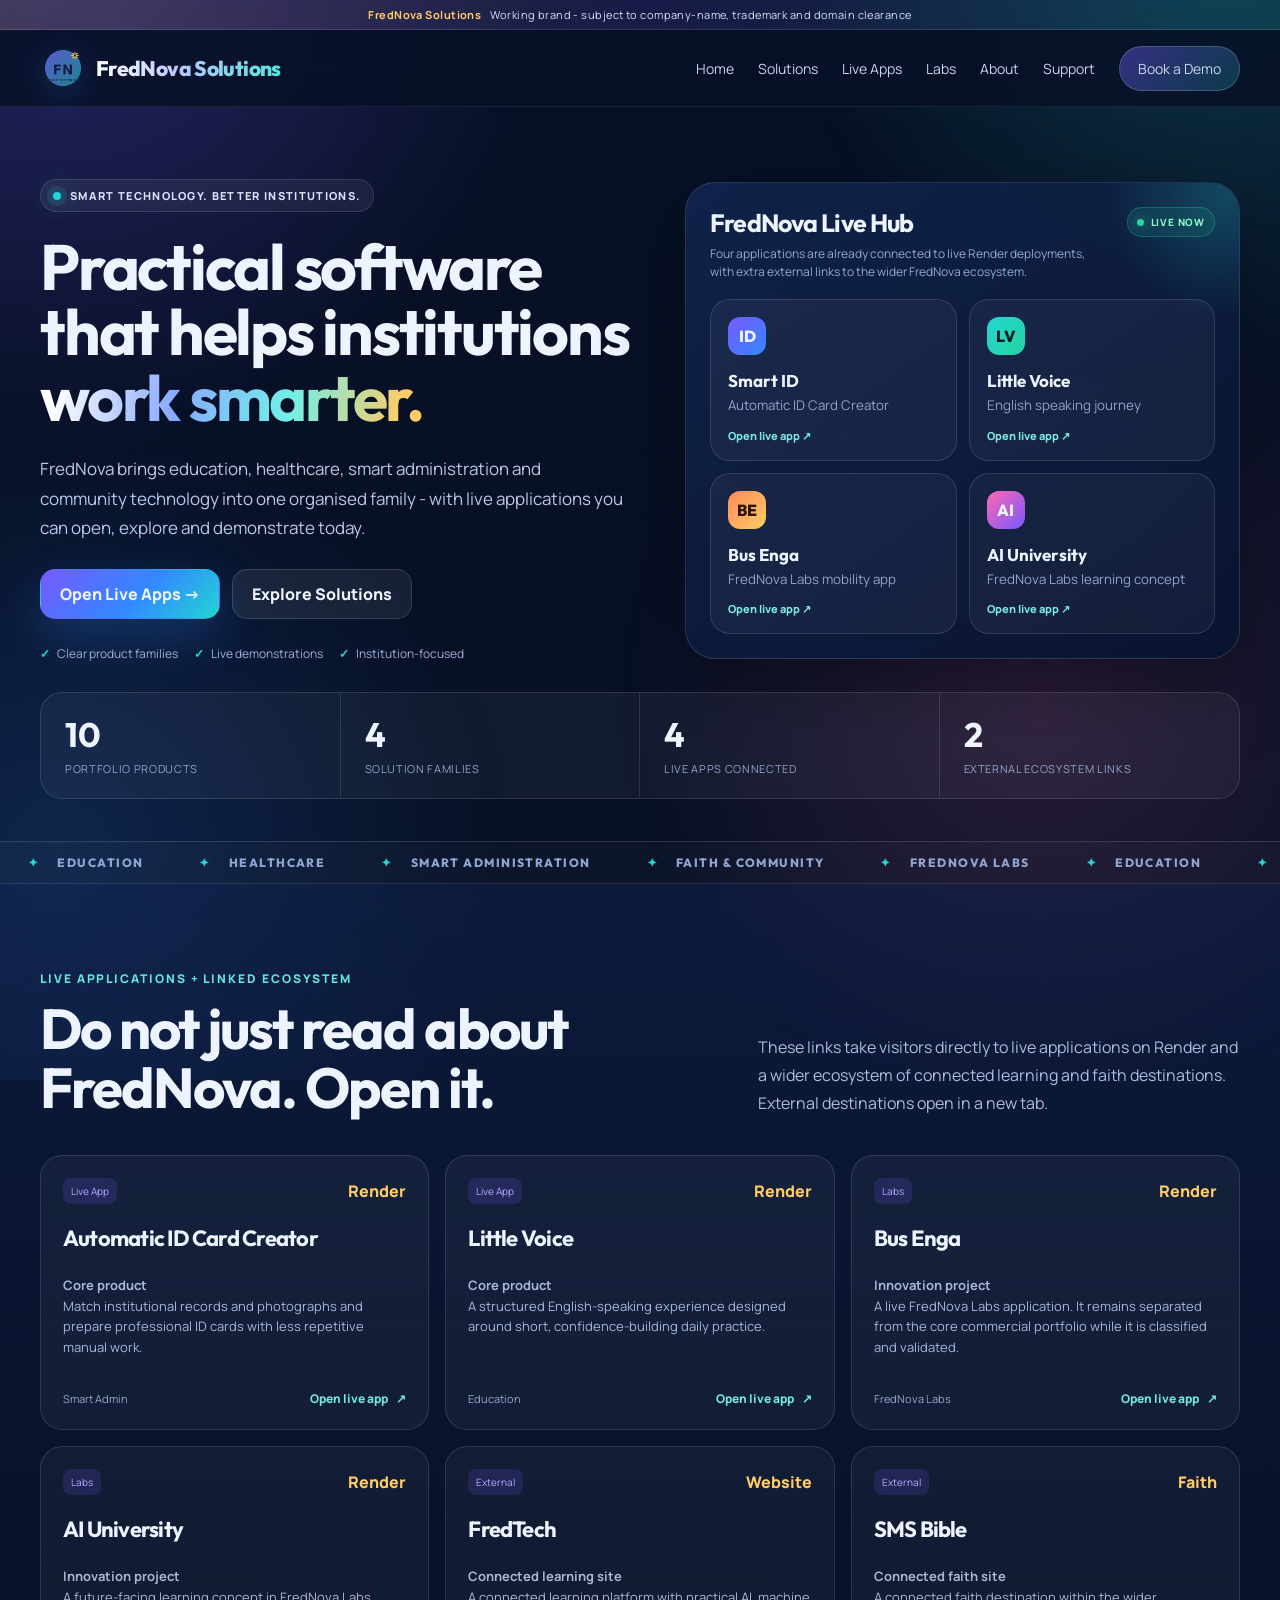
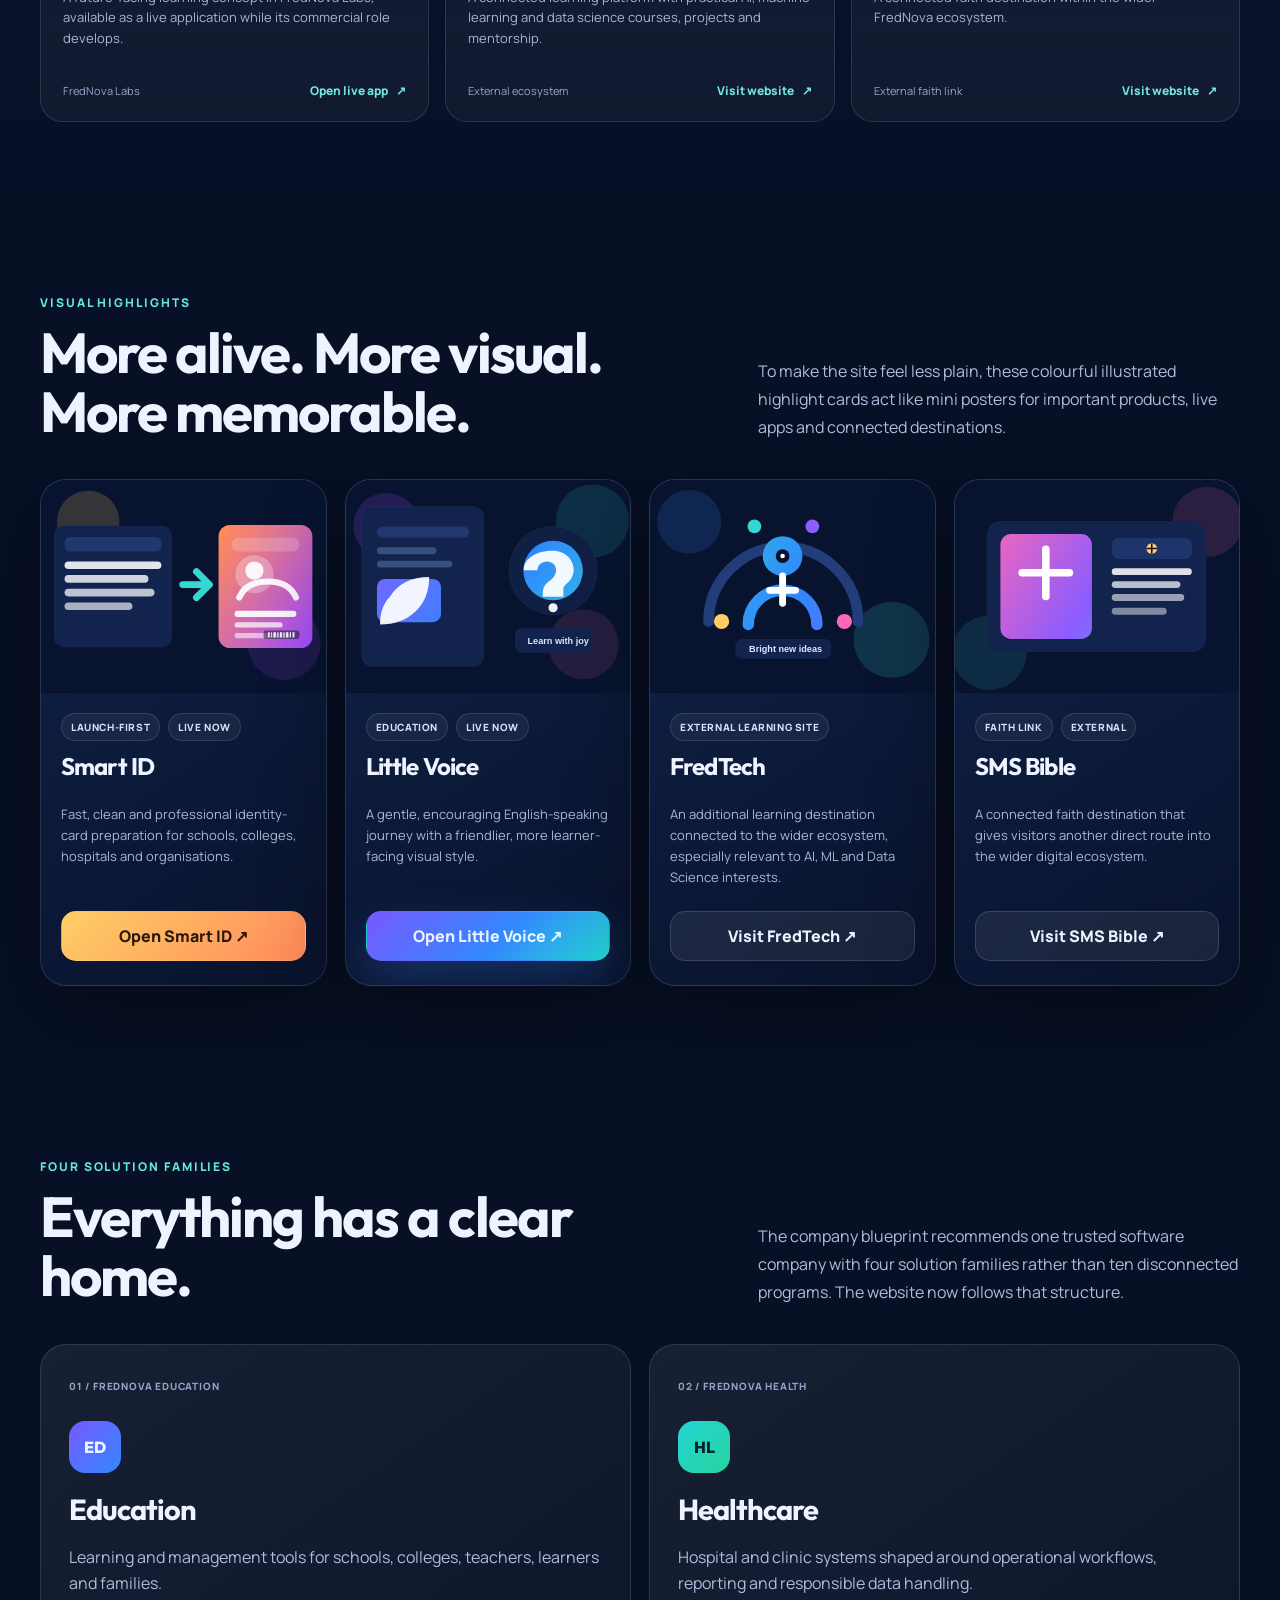
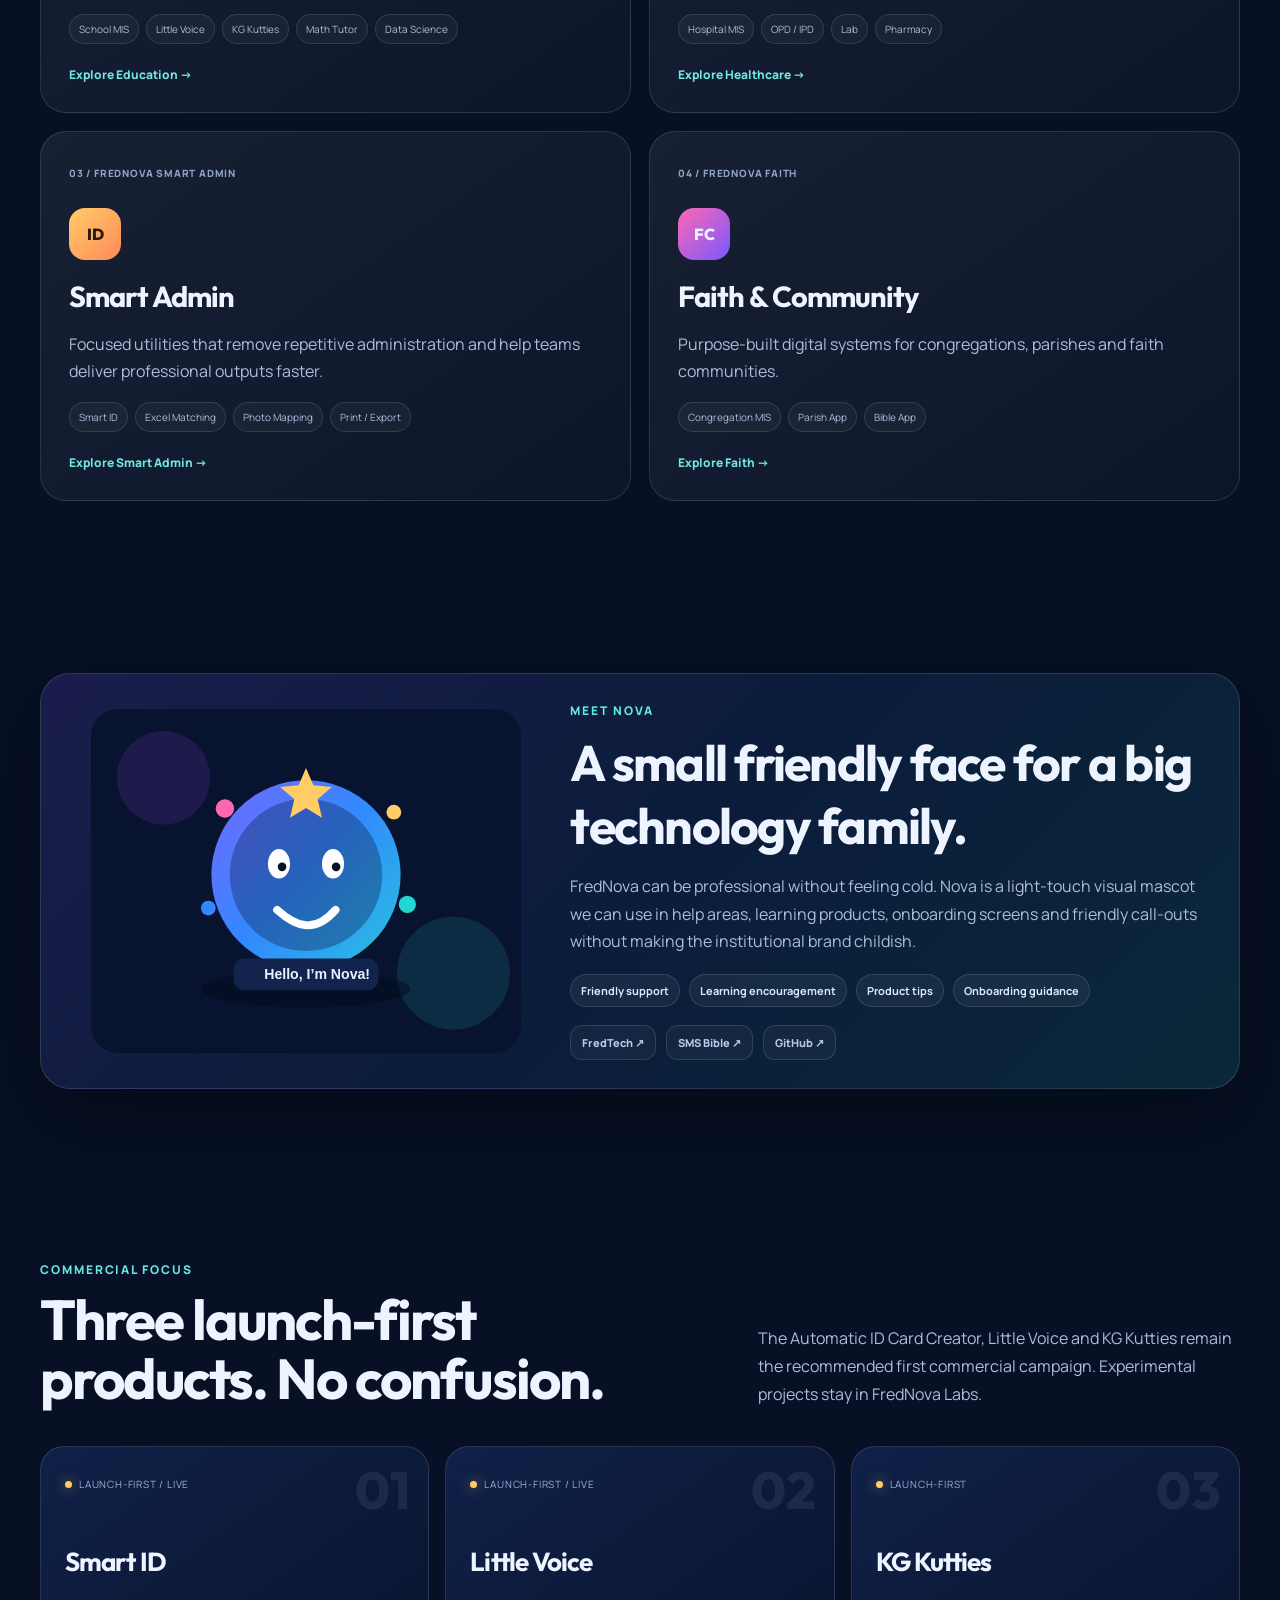
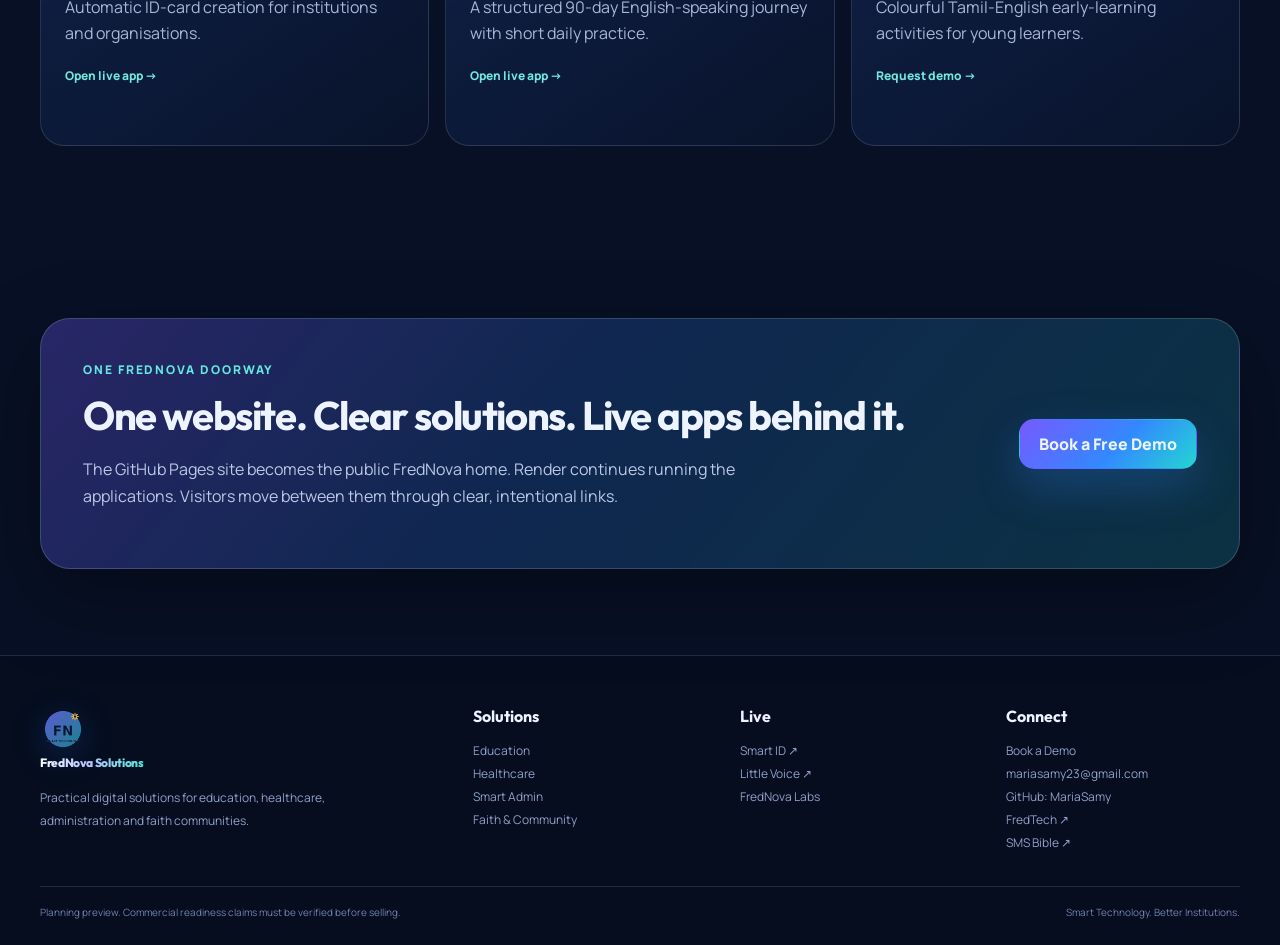
<file: index.html>
<!doctype html><html lang="en"><head><meta charset="utf-8"><meta name="viewport" content="width=device-width,initial-scale=1"><meta name="theme-color" content="#071025"><meta name="description" content="FredNova Solutions - practical digital solutions for better institutions."><title>FredNova Solutions | Smart Technology. Better Institutions.</title><link rel="stylesheet" href="styles.css"></head><body><div class="mesh"></div><div class="grid-bg"></div>
<div class="notice"><div class="container"><strong>FredNova Solutions</strong><span>Working brand - subject to company-name, trademark and domain clearance</span></div></div>
<header class="site-header"><div class="container nav"><a class="brand" href="index.html"><img src="assets/frednova-logo.png" alt="FredNova Solutions"><span>FredNova Solutions</span></a><button class="menu-btn" aria-label="Open menu">Menu</button><nav class="nav-links"><a href="index.html">Home</a><a href="products.html">Solutions</a><a href="#live-apps">Live Apps</a><a href="labs.html">Labs</a><a href="about.html">About</a><a href="support.html">Support</a><a class="nav-cta" href="demo.html">Book a Demo</a></nav></div></header>
<main>
<section class="hero"><div class="container hero-grid"><div class="hero-copy reveal"><div class="eyebrow"><span class="dot"></span>Smart Technology. Better Institutions.</div><h1>Practical software that helps institutions <span class="gradient">work smarter.</span></h1><p>FredNova brings education, healthcare, smart administration and community technology into one organised family - with live applications you can open, explore and demonstrate today.</p><div class="actions"><a class="btn btn-primary" href="#live-apps">Open Live Apps →</a><a class="btn btn-secondary" href="products.html">Explore Solutions</a></div><div class="trust-line"><span>Clear product families</span><span>Live demonstrations</span><span>Institution-focused</span></div></div>
<div class="hero-live-panel reveal"><div class="live-panel-head"><div><h3>FredNova Live Hub</h3><p>Four applications are already connected to live Render deployments, with extra external links to the wider FredNova ecosystem.</p></div><span class="live-pill">Live now</span></div><div class="hero-app-grid">
<a class="hero-app" href="https://automatic-id-card-database.onrender.com/" target="_blank" rel="noopener"><span class="app-icon">ID</span><strong>Smart ID</strong><small>Automatic ID Card Creator</small><span class="open-label">Open live app ↗</span></a>
<a class="hero-app" href="https://little-voice-english.onrender.com/" target="_blank" rel="noopener"><span class="app-icon">LV</span><strong>Little Voice</strong><small>English speaking journey</small><span class="open-label">Open live app ↗</span></a>
<a class="hero-app" href="https://bus-enga.onrender.com/" target="_blank" rel="noopener"><span class="app-icon">BE</span><strong>Bus Enga</strong><small>FredNova Labs mobility app</small><span class="open-label">Open live app ↗</span></a>
<a class="hero-app" href="https://ai-university-ib4p.onrender.com/" target="_blank" rel="noopener"><span class="app-icon">AI</span><strong>AI University</strong><small>FredNova Labs learning concept</small><span class="open-label">Open live app ↗</span></a>
</div></div></div>
<div class="container metrics reveal"><div class="metric"><strong>10</strong><span>Portfolio products</span></div><div class="metric"><strong>4</strong><span>Solution families</span></div><div class="metric"><strong>4</strong><span>Live apps connected</span></div><div class="metric"><strong>2</strong><span>External ecosystem links</span></div></div></section>
<div class="ticker"><div class="ticker-track"><span>Education</span><span>Healthcare</span><span>Smart Administration</span><span>Faith & Community</span><span>FredNova Labs</span><span>Education</span><span>Healthcare</span><span>Smart Administration</span><span>Faith & Community</span><span>FredNova Labs</span></div></div>
<section class="section live-section" id="live-apps"><div class="container"><div class="section-head reveal"><div><span class="kicker">Live applications + linked ecosystem</span><h2>Do not just read about FredNova. Open it.</h2></div><p>These links take visitors directly to live applications on Render and a wider ecosystem of connected learning and faith destinations. External destinations open in a new tab.</p></div><div class="product-grid">
<article class="product-card reveal"><div class="top"><span class="family-pill">Live App</span><span class="wave">Render</span></div><h3>Automatic ID Card Creator</h3><p><strong>Core product</strong><br>Match institutional records and photographs and prepare professional ID cards with less repetitive manual work.</p><div class="card-bottom"><span class="not-audited">Smart Admin</span><a class="link-arrow" href="https://automatic-id-card-database.onrender.com/" target="_blank" rel="noopener">Open live app <span>↗</span></a></div></article>
<article class="product-card reveal"><div class="top"><span class="family-pill">Live App</span><span class="wave">Render</span></div><h3>Little Voice</h3><p><strong>Core product</strong><br>A structured English-speaking experience designed around short, confidence-building daily practice.</p><div class="card-bottom"><span class="not-audited">Education</span><a class="link-arrow" href="https://little-voice-english.onrender.com/" target="_blank" rel="noopener">Open live app <span>↗</span></a></div></article>
<article class="product-card reveal"><div class="top"><span class="family-pill">Labs</span><span class="wave">Render</span></div><h3>Bus Enga</h3><p><strong>Innovation project</strong><br>A live FredNova Labs application. It remains separated from the core commercial portfolio while it is classified and validated.</p><div class="card-bottom"><span class="not-audited">FredNova Labs</span><a class="link-arrow" href="https://bus-enga.onrender.com/" target="_blank" rel="noopener">Open live app <span>↗</span></a></div></article>
<article class="product-card reveal"><div class="top"><span class="family-pill">Labs</span><span class="wave">Render</span></div><h3>AI University</h3><p><strong>Innovation project</strong><br>A future-facing learning concept in FredNova Labs, available as a live application while its commercial role develops.</p><div class="card-bottom"><span class="not-audited">FredNova Labs</span><a class="link-arrow" href="https://ai-university-ib4p.onrender.com/" target="_blank" rel="noopener">Open live app <span>↗</span></a></div></article>
<article class="product-card reveal"><div class="top"><span class="family-pill">External</span><span class="wave">Website</span></div><h3>FredTech</h3><p><strong>Connected learning site</strong><br>A connected learning platform with practical AI, machine learning and data science courses, projects and mentorship.</p><div class="card-bottom"><span class="not-audited">External ecosystem</span><a class="link-arrow" href="https://fredtech.in/" target="_blank" rel="noopener">Visit website <span>↗</span></a></div></article>
<article class="product-card reveal"><div class="top"><span class="family-pill">External</span><span class="wave">Faith</span></div><h3>SMS Bible</h3><p><strong>Connected faith site</strong><br>A connected faith destination within the wider FredNova ecosystem.</p><div class="card-bottom"><span class="not-audited">External faith link</span><a class="link-arrow" href="https://smsbibile.in/" target="_blank" rel="noopener">Visit website <span>↗</span></a></div></article>
</div></div></section>
<section class="section"><div class="container"><div class="section-head reveal"><div><span class="kicker">Visual highlights</span><h2>More alive. More visual. More memorable.</h2></div><p>To make the site feel less plain, these colourful illustrated highlight cards act like mini posters for important products, live apps and connected destinations.</p></div><div class="visual-grid"><article class="visual-card reveal"><img src="assets/illustrations/smart-id.svg" alt="Illustration for Smart ID"><div class="visual-body"><div class="badge-row"><span class="soft-badge">Launch-first</span><span class="soft-badge">Live now</span></div><h3>Smart ID</h3><p>Fast, clean and professional identity-card preparation for schools, colleges, hospitals and organisations.</p><a class="btn btn-gold" href="https://automatic-id-card-database.onrender.com/" target="_blank" rel="noopener">Open Smart ID ↗</a></div></article><article class="visual-card reveal"><img src="assets/illustrations/learning.svg" alt="Illustration for Little Voice"><div class="visual-body"><div class="badge-row"><span class="soft-badge">Education</span><span class="soft-badge">Live now</span></div><h3>Little Voice</h3><p>A gentle, encouraging English-speaking journey with a friendlier, more learner-facing visual style.</p><a class="btn btn-primary" href="https://little-voice-english.onrender.com/" target="_blank" rel="noopener">Open Little Voice ↗</a></div></article><article class="visual-card reveal"><img src="assets/illustrations/innovation.svg" alt="Illustration for FredTech"><div class="visual-body"><div class="badge-row"><span class="soft-badge">External learning site</span></div><h3>FredTech</h3><p>An additional learning destination connected to the wider ecosystem, especially relevant to AI, ML and Data Science interests.</p><a class="btn btn-secondary" href="https://fredtech.in/" target="_blank" rel="noopener">Visit FredTech ↗</a></div></article><article class="visual-card reveal"><img src="assets/illustrations/faith.svg" alt="Illustration for SMS Bible"><div class="visual-body"><div class="badge-row"><span class="soft-badge">Faith link</span><span class="soft-badge">External</span></div><h3>SMS Bible</h3><p>A connected faith destination that gives visitors another direct route into the wider digital ecosystem.</p><a class="btn btn-secondary" href="https://smsbibile.in/" target="_blank" rel="noopener">Visit SMS Bible ↗</a></div></article></div></div></section><section class="section"><div class="container"><div class="section-head reveal"><div><span class="kicker">Four solution families</span><h2>Everything has a clear home.</h2></div><p>The company blueprint recommends one trusted software company with four solution families rather than ten disconnected programs. The website now follows that structure.</p></div><div class="family-grid">
<article class="family-card education reveal"><span class="family-no">01 / FREDNOVA EDUCATION</span><div class="family-icon">ED</div><h3>Education</h3><p>Learning and management tools for schools, colleges, teachers, learners and families.</p><div class="tags"><span class="tag">School MIS</span><span class="tag">Little Voice</span><span class="tag">KG Kutties</span><span class="tag">Math Tutor</span><span class="tag">Data Science</span></div><a class="link-arrow" href="education.html">Explore Education →</a></article>
<article class="family-card health reveal"><span class="family-no">02 / FREDNOVA HEALTH</span><div class="family-icon">HL</div><h3>Healthcare</h3><p>Hospital and clinic systems shaped around operational workflows, reporting and responsible data handling.</p><div class="tags"><span class="tag">Hospital MIS</span><span class="tag">OPD / IPD</span><span class="tag">Lab</span><span class="tag">Pharmacy</span></div><a class="link-arrow" href="healthcare.html">Explore Healthcare →</a></article>
<article class="family-card admin reveal"><span class="family-no">03 / FREDNOVA SMART ADMIN</span><div class="family-icon">ID</div><h3>Smart Admin</h3><p>Focused utilities that remove repetitive administration and help teams deliver professional outputs faster.</p><div class="tags"><span class="tag">Smart ID</span><span class="tag">Excel Matching</span><span class="tag">Photo Mapping</span><span class="tag">Print / Export</span></div><a class="link-arrow" href="smart-admin.html">Explore Smart Admin →</a></article>
<article class="family-card faith reveal"><span class="family-no">04 / FREDNOVA FAITH</span><div class="family-icon">FC</div><h3>Faith & Community</h3><p>Purpose-built digital systems for congregations, parishes and faith communities.</p><div class="tags"><span class="tag">Congregation MIS</span><span class="tag">Parish App</span><span class="tag">Bible App</span></div><a class="link-arrow" href="faith.html">Explore Faith →</a></article>
</div></div></section>
<section class="section"><div class="container"><div class="nova-band reveal"><img src="assets/illustrations/nova-mascot.svg" alt="Nova, the friendly FredNova visual mascot"><div><span class="kicker">Meet Nova</span><h2>A small friendly face for a big technology family.</h2><p>FredNova can be professional without feeling cold. Nova is a light-touch visual mascot we can use in help areas, learning products, onboarding screens and friendly call-outs without making the institutional brand childish.</p><div class="cute-points"><span>Friendly support</span><span>Learning encouragement</span><span>Product tips</span><span>Onboarding guidance</span></div><div class="ecosystem-ribbon"><a href="https://fredtech.in/" target="_blank" rel="noopener">FredTech ↗</a><a href="https://smsbibile.in/" target="_blank" rel="noopener">SMS Bible ↗</a><a href="https://github.com/MariaSamy" target="_blank" rel="noopener">GitHub ↗</a></div></div></div></div></section><section class="section"><div class="container"><div class="section-head reveal"><div><span class="kicker">Commercial focus</span><h2>Three launch-first products. No confusion.</h2></div><p>The Automatic ID Card Creator, Little Voice and KG Kutties remain the recommended first commercial campaign. Experimental projects stay in FredNova Labs.</p></div><div class="trio">
<article class="product-feature reveal"><span class="status"><i></i>Launch-first / live</span><span class="number">01</span><h3>Smart ID</h3><p>Automatic ID-card creation for institutions and organisations.</p><a class="link-arrow" href="https://automatic-id-card-database.onrender.com/" target="_blank" rel="noopener">Open live app →</a></article>
<article class="product-feature reveal"><span class="status"><i></i>Launch-first / live</span><span class="number">02</span><h3>Little Voice</h3><p>A structured 90-day English-speaking journey with short daily practice.</p><a class="link-arrow" href="https://little-voice-english.onrender.com/" target="_blank" rel="noopener">Open live app →</a></article>
<article class="product-feature reveal"><span class="status"><i></i>Launch-first</span><span class="number">03</span><h3>KG Kutties</h3><p>Colourful Tamil-English early-learning activities for young learners.</p><a class="link-arrow" data-product-link="KG Kutties">Request demo →</a></article>
</div></div></section>
<section class="section"><div class="container"><div class="cta-panel reveal"><div><span class="kicker">One FredNova doorway</span><h2>One website. Clear solutions. Live apps behind it.</h2><p>The GitHub Pages site becomes the public FredNova home. Render continues running the applications. Visitors move between them through clear, intentional links.</p></div><a class="btn btn-primary" href="demo.html">Book a Free Demo</a></div></div></section>
</main>
<footer class="footer"><div class="container"><div class="footer-grid"><div class="footer-brand"><a class="brand" href="index.html"><img src="assets/frednova-logo.png" alt=""><span>FredNova Solutions</span></a><p>Practical digital solutions for education, healthcare, administration and faith communities.</p></div><div><h4>Solutions</h4><a href="education.html">Education</a><a href="healthcare.html">Healthcare</a><a href="smart-admin.html">Smart Admin</a><a href="faith.html">Faith & Community</a></div><div><h4>Live</h4><a href="https://automatic-id-card-database.onrender.com/" target="_blank" rel="noopener">Smart ID ↗</a><a href="https://little-voice-english.onrender.com/" target="_blank" rel="noopener">Little Voice ↗</a><a href="labs.html">FredNova Labs</a></div><div><h4>Connect</h4><a href="demo.html">Book a Demo</a><a href="mailto:mariasamy23@gmail.com">mariasamy23@gmail.com</a><a href="https://github.com/MariaSamy" target="_blank" rel="noopener">GitHub: MariaSamy</a><a href="https://fredtech.in/" target="_blank" rel="noopener">FredTech ↗</a><a href="https://smsbibile.in/" target="_blank" rel="noopener">SMS Bible ↗</a></div></div><div class="footer-bottom"><span>Planning preview. Commercial readiness claims must be verified before selling.</span><span>Smart Technology. Better Institutions.</span></div></div></footer><script src="script.js"></script></body></html>
</file>
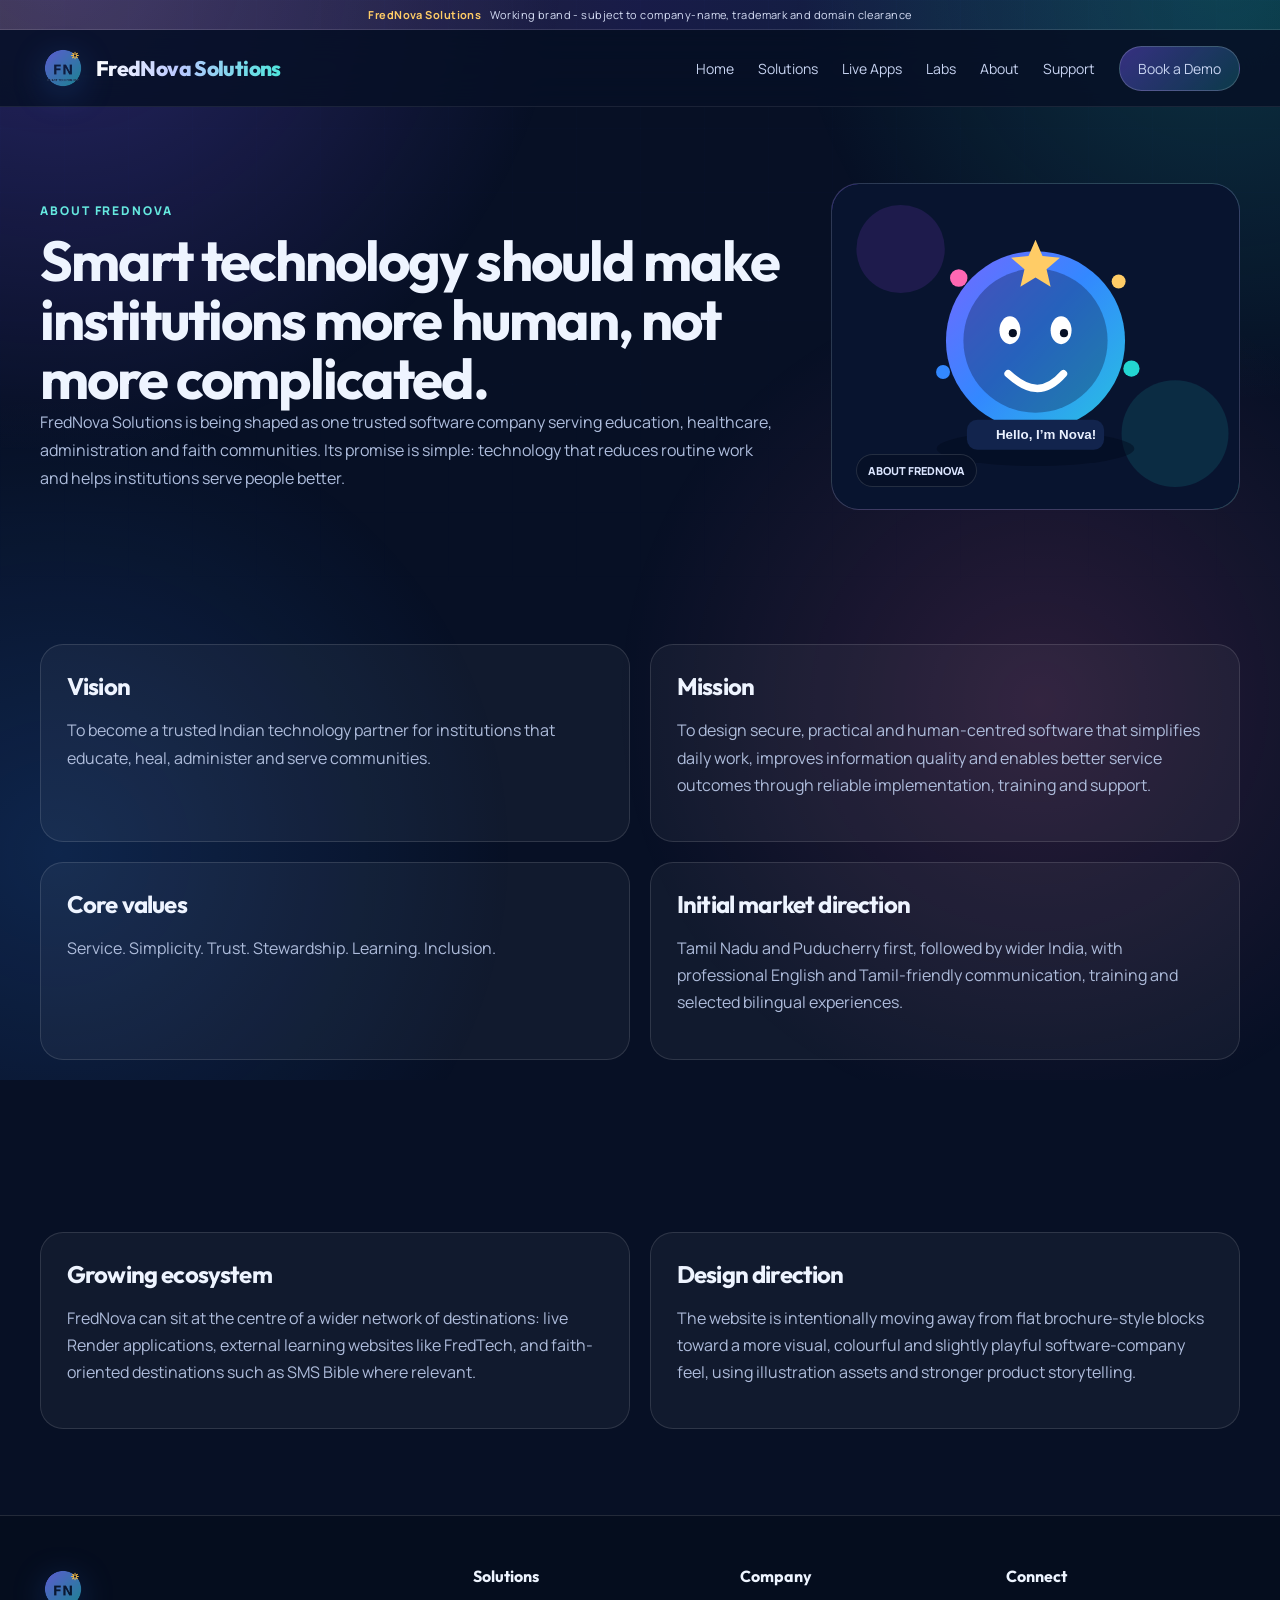
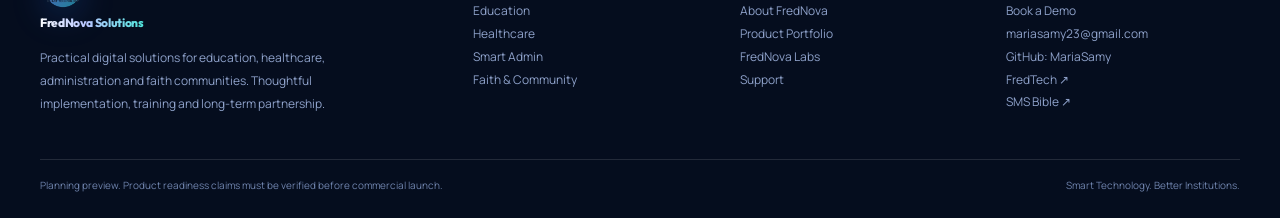
<file: about.html>
<!doctype html><html lang="en"><head><meta charset="utf-8"><meta name="viewport" content="width=device-width,initial-scale=1"><meta name="theme-color" content="#071025"><meta name="description" content="FredNova Solutions - smart technology for better institutions."><title>About | FredNova Solutions</title><link rel="stylesheet" href="styles.css"></head><body><div class="mesh"></div><div class="grid-bg"></div><div class="notice"><div class="container"><strong>FredNova Solutions</strong><span>Working brand - subject to company-name, trademark and domain clearance</span></div></div>
<header class="site-header"><div class="container nav">
<a class="brand" href="index.html"><img src="assets/frednova-logo.png" alt="FredNova Solutions"><span>FredNova Solutions</span></a>
<button class="menu-btn" aria-label="Open menu">Menu</button>
<nav class="nav-links"><a href="index.html">Home</a><a href="products.html">Solutions</a><a href="index.html#live-apps">Live Apps</a><a href="labs.html">Labs</a><a href="about.html">About</a><a href="support.html">Support</a><a class="nav-cta" href="demo.html">Book a Demo</a></nav></div></header><main><section class="page-hero"><div class="container"><div class="reveal"><span class="kicker">About FredNova</span><h1>Smart technology should make institutions more human, not more complicated.</h1><p>FredNova Solutions is being shaped as one trusted software company serving education, healthcare, administration and faith communities. Its promise is simple: technology that reduces routine work and helps institutions serve people better.</p></div><div class="page-art image-art reveal"><img src="assets/illustrations/nova-mascot.svg" alt="About Frednova illustration"><span>ABOUT FREDNOVA</span></div></div></section><section class="section"><div class="container"><div class="content-grid"><article class="info-card reveal"><h3>Vision</h3><p>To become a trusted Indian technology partner for institutions that educate, heal, administer and serve communities.</p></article><article class="info-card reveal"><h3>Mission</h3><p>To design secure, practical and human-centred software that simplifies daily work, improves information quality and enables better service outcomes through reliable implementation, training and support.</p></article><article class="info-card reveal"><h3>Core values</h3><p>Service. Simplicity. Trust. Stewardship. Learning. Inclusion.</p></article><article class="info-card reveal"><h3>Initial market direction</h3><p>Tamil Nadu and Puducherry first, followed by wider India, with professional English and Tamil-friendly communication, training and selected bilingual experiences.</p></article></div></div></section><section class="section"><div class="container"><div class="content-grid"><article class="info-card reveal"><h3>Growing ecosystem</h3><p>FredNova can sit at the centre of a wider network of destinations: live Render applications, external learning websites like FredTech, and faith-oriented destinations such as SMS Bible where relevant.</p></article><article class="info-card reveal"><h3>Design direction</h3><p>The website is intentionally moving away from flat brochure-style blocks toward a more visual, colourful and slightly playful software-company feel, using illustration assets and stronger product storytelling.</p></article></div></div></section></main><footer class="footer"><div class="container"><div class="footer-grid">
<div class="footer-brand"><a class="brand" href="index.html"><img src="assets/frednova-logo.png" alt=""><span>FredNova Solutions</span></a><p>Practical digital solutions for education, healthcare, administration and faith communities. Thoughtful implementation, training and long-term partnership.</p></div>
<div><h4>Solutions</h4><a href="education.html">Education</a><a href="healthcare.html">Healthcare</a><a href="smart-admin.html">Smart Admin</a><a href="faith.html">Faith & Community</a></div>
<div><h4>Company</h4><a href="about.html">About FredNova</a><a href="products.html">Product Portfolio</a><a href="labs.html">FredNova Labs</a><a href="support.html">Support</a></div>
<div><h4>Connect</h4><a href="demo.html">Book a Demo</a><a href="mailto:mariasamy23@gmail.com">mariasamy23@gmail.com</a><a href="https://github.com/MariaSamy" target="_blank" rel="noopener">GitHub: MariaSamy</a><a href="https://fredtech.in/" target="_blank" rel="noopener">FredTech ↗</a><a href="https://smsbibile.in/" target="_blank" rel="noopener">SMS Bible ↗</a></div>
</div><div class="footer-bottom"><span>Planning preview. Product readiness claims must be verified before commercial launch.</span><span>Smart Technology. Better Institutions.</span></div></div></footer><script src="script.js"></script></body></html>
</file>
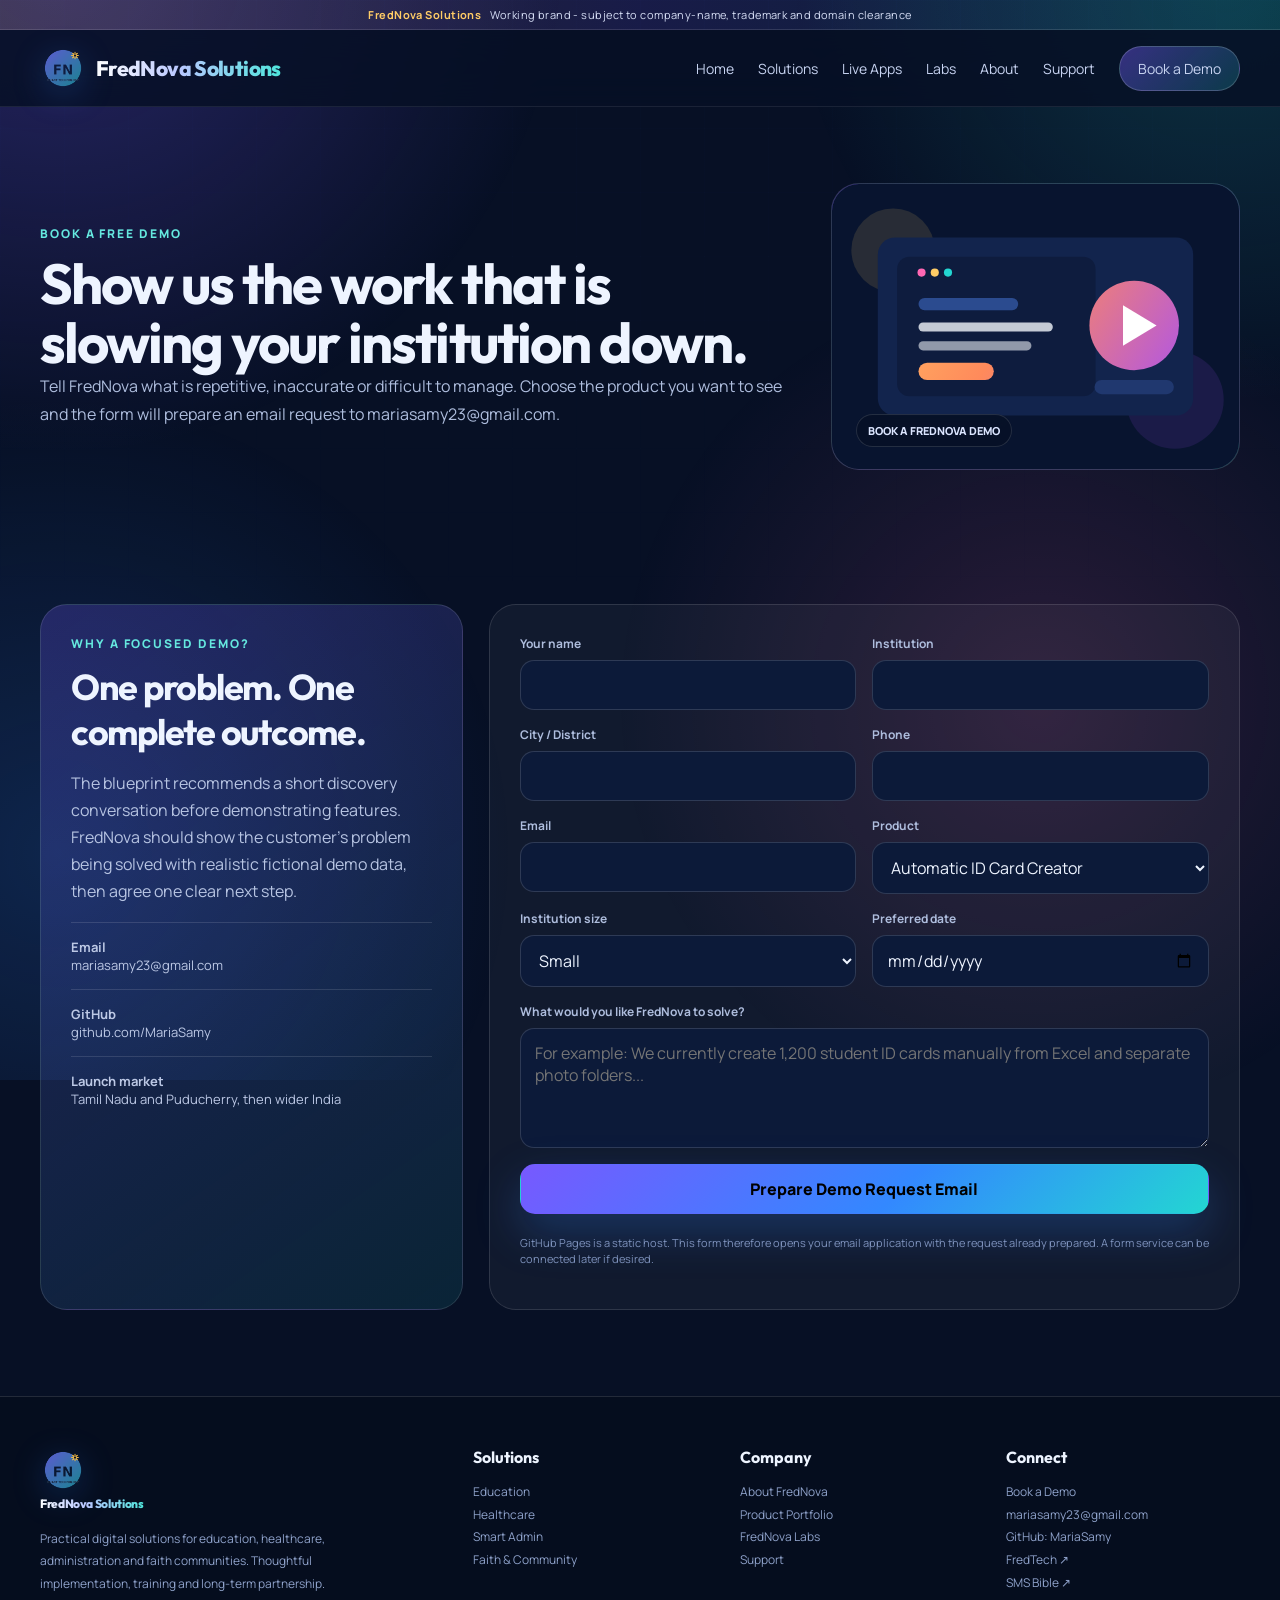
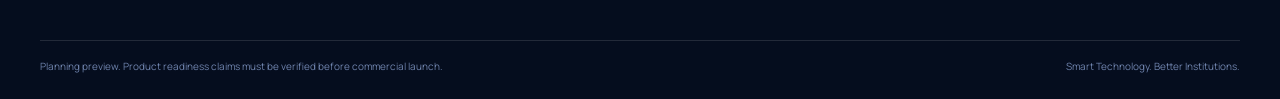
<file: demo.html>
<!doctype html><html lang="en"><head><meta charset="utf-8"><meta name="viewport" content="width=device-width,initial-scale=1"><meta name="theme-color" content="#071025"><meta name="description" content="FredNova Solutions - smart technology for better institutions."><title>Book a Demo | FredNova Solutions</title><link rel="stylesheet" href="styles.css"></head><body><div class="mesh"></div><div class="grid-bg"></div><div class="notice"><div class="container"><strong>FredNova Solutions</strong><span>Working brand - subject to company-name, trademark and domain clearance</span></div></div>
<header class="site-header"><div class="container nav">
<a class="brand" href="index.html"><img src="assets/frednova-logo.png" alt="FredNova Solutions"><span>FredNova Solutions</span></a>
<button class="menu-btn" aria-label="Open menu">Menu</button>
<nav class="nav-links"><a href="index.html">Home</a><a href="products.html">Solutions</a><a href="index.html#live-apps">Live Apps</a><a href="labs.html">Labs</a><a href="about.html">About</a><a href="support.html">Support</a><a class="nav-cta" href="demo.html">Book a Demo</a></nav></div></header><main><section class="page-hero"><div class="container"><div class="reveal"><span class="kicker">Book a free demo</span><h1>Show us the work that is slowing your institution down.</h1><p>Tell FredNova what is repetitive, inaccurate or difficult to manage. Choose the product you want to see and the form will prepare an email request to mariasamy23@gmail.com.</p></div><div class="page-art image-art reveal"><img src="assets/illustrations/demo.svg" alt="Book A Frednova Demo illustration"><span>BOOK A FREDNOVA DEMO</span></div></div></section><section class="section"><div class="container form-shell"><aside class="contact-side reveal"><span class="kicker">Why a focused demo?</span><h2>One problem. One complete outcome.</h2><p>The blueprint recommends a short discovery conversation before demonstrating features. FredNova should show the customer's problem being solved with realistic fictional demo data, then agree one clear next step.</p><div class="contact-item"><strong>Email</strong><br>mariasamy23@gmail.com</div><div class="contact-item"><strong>GitHub</strong><br>github.com/MariaSamy</div><div class="contact-item"><strong>Launch market</strong><br>Tamil Nadu and Puducherry, then wider India</div></aside><form class="demo-form reveal" id="demoForm"><div class="form-grid"><div class="field"><label for="name">Your name</label><input id="name" name="name" required></div><div class="field"><label for="institution">Institution</label><input id="institution" name="institution" required></div><div class="field"><label for="city">City / District</label><input id="city" name="city"></div><div class="field"><label for="phone">Phone</label><input id="phone" name="phone"></div><div class="field"><label for="email">Email</label><input id="email" name="email" type="email" required></div><div class="field"><label for="product">Product</label><select id="product" name="product"><option value="Automatic ID Card Creator">Automatic ID Card Creator</option><option value="Little Voice">Little Voice</option><option value="KG Kutties">KG Kutties</option><option value="School MIS">School MIS</option><option value="Hospital MIS">Hospital MIS</option><option value="Congregation MIS">Congregation MIS</option><option value="Parish App">Parish App</option><option value="Bible App">Bible App</option><option value="Math Tutor">Math Tutor</option><option value="Data Science App">Data Science App</option></select></div><div class="field"><label for="size">Institution size</label><select id="size" name="size"><option>Small</option><option>Medium</option><option>Large / multi-branch</option><option>Not sure</option></select></div><div class="field"><label for="date">Preferred date</label><input id="date" name="date" type="date"></div><div class="field full"><label for="message">What would you like FredNova to solve?</label><textarea id="message" name="message" placeholder="For example: We currently create 1,200 student ID cards manually from Excel and separate photo folders..."></textarea></div><div class="field full"><button class="btn btn-primary" type="submit">Prepare Demo Request Email</button><p class="form-note">GitHub Pages is a static host. This form therefore opens your email application with the request already prepared. A form service can be connected later if desired.</p></div></div></form></div></section></main><footer class="footer"><div class="container"><div class="footer-grid">
<div class="footer-brand"><a class="brand" href="index.html"><img src="assets/frednova-logo.png" alt=""><span>FredNova Solutions</span></a><p>Practical digital solutions for education, healthcare, administration and faith communities. Thoughtful implementation, training and long-term partnership.</p></div>
<div><h4>Solutions</h4><a href="education.html">Education</a><a href="healthcare.html">Healthcare</a><a href="smart-admin.html">Smart Admin</a><a href="faith.html">Faith & Community</a></div>
<div><h4>Company</h4><a href="about.html">About FredNova</a><a href="products.html">Product Portfolio</a><a href="labs.html">FredNova Labs</a><a href="support.html">Support</a></div>
<div><h4>Connect</h4><a href="demo.html">Book a Demo</a><a href="mailto:mariasamy23@gmail.com">mariasamy23@gmail.com</a><a href="https://github.com/MariaSamy" target="_blank" rel="noopener">GitHub: MariaSamy</a><a href="https://fredtech.in/" target="_blank" rel="noopener">FredTech ↗</a><a href="https://smsbibile.in/" target="_blank" rel="noopener">SMS Bible ↗</a></div>
</div><div class="footer-bottom"><span>Planning preview. Product readiness claims must be verified before commercial launch.</span><span>Smart Technology. Better Institutions.</span></div></div></footer><script src="script.js"></script></body></html>
</file>
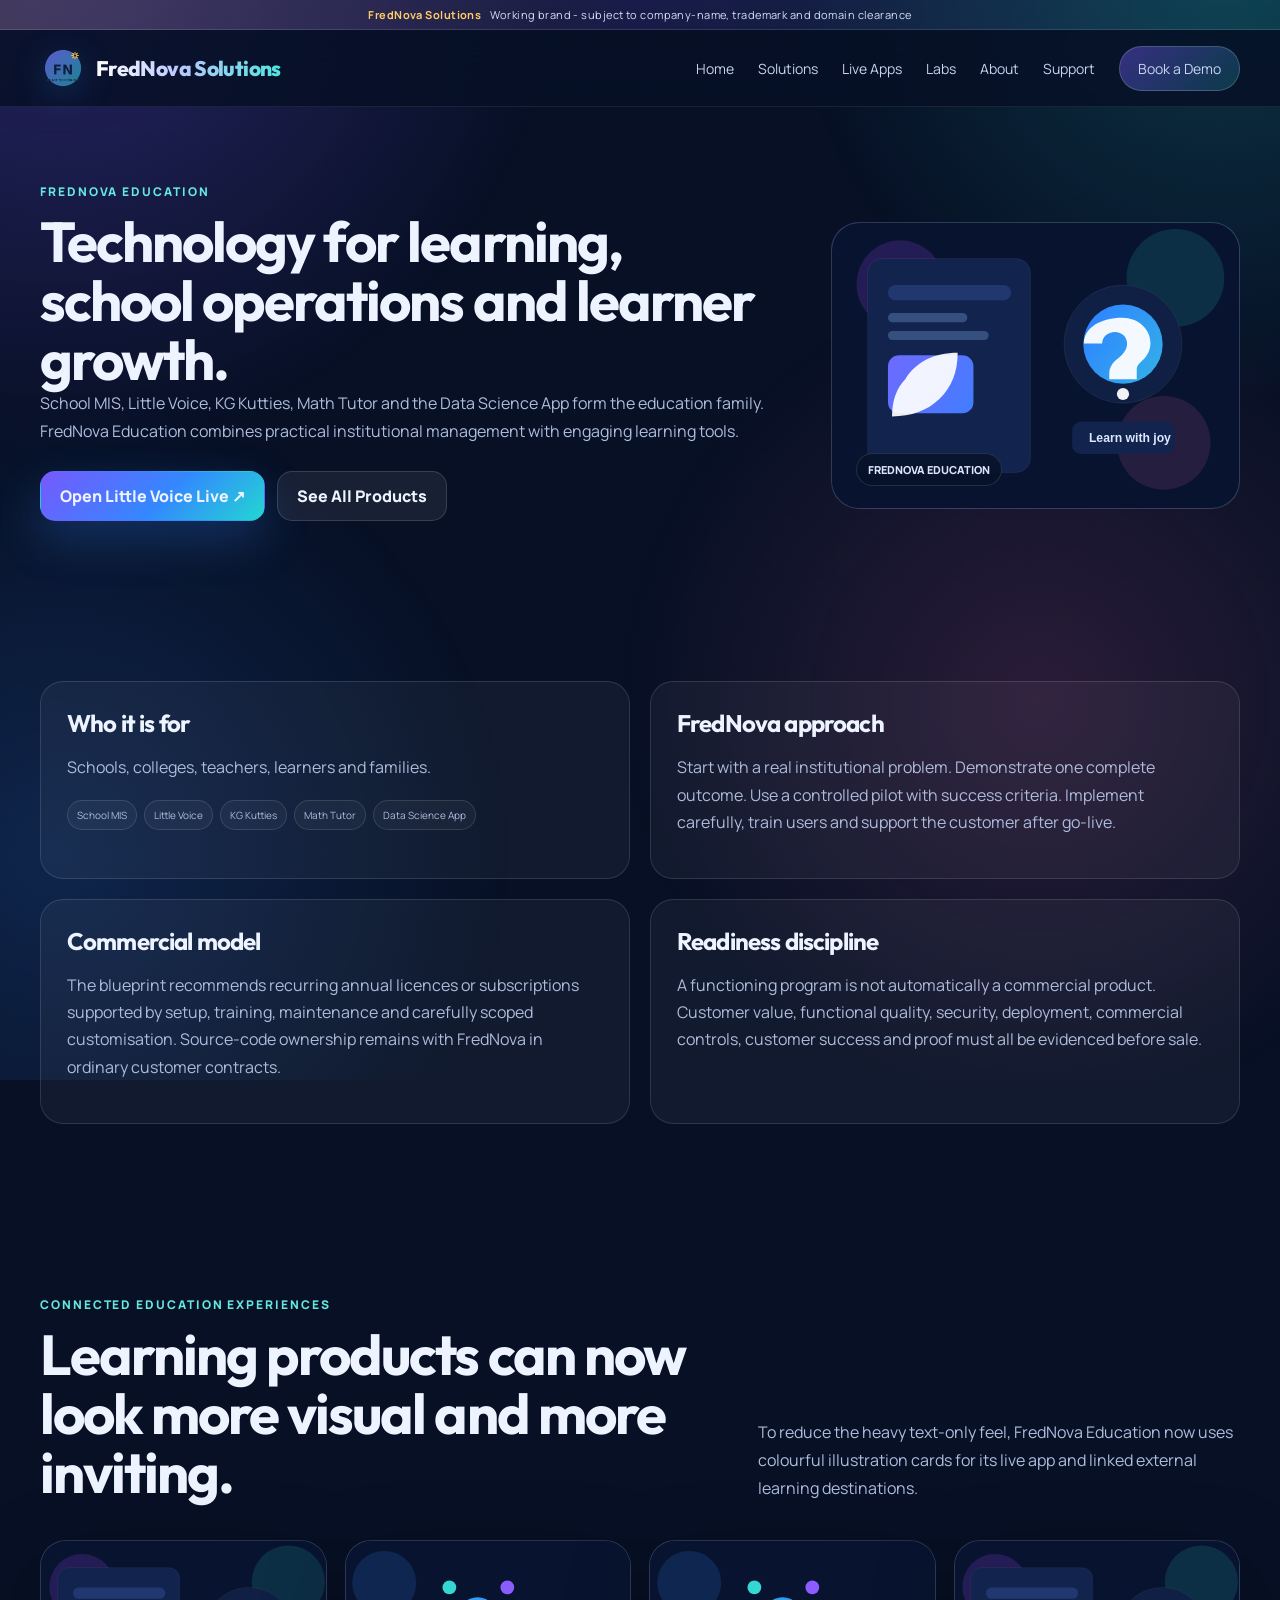
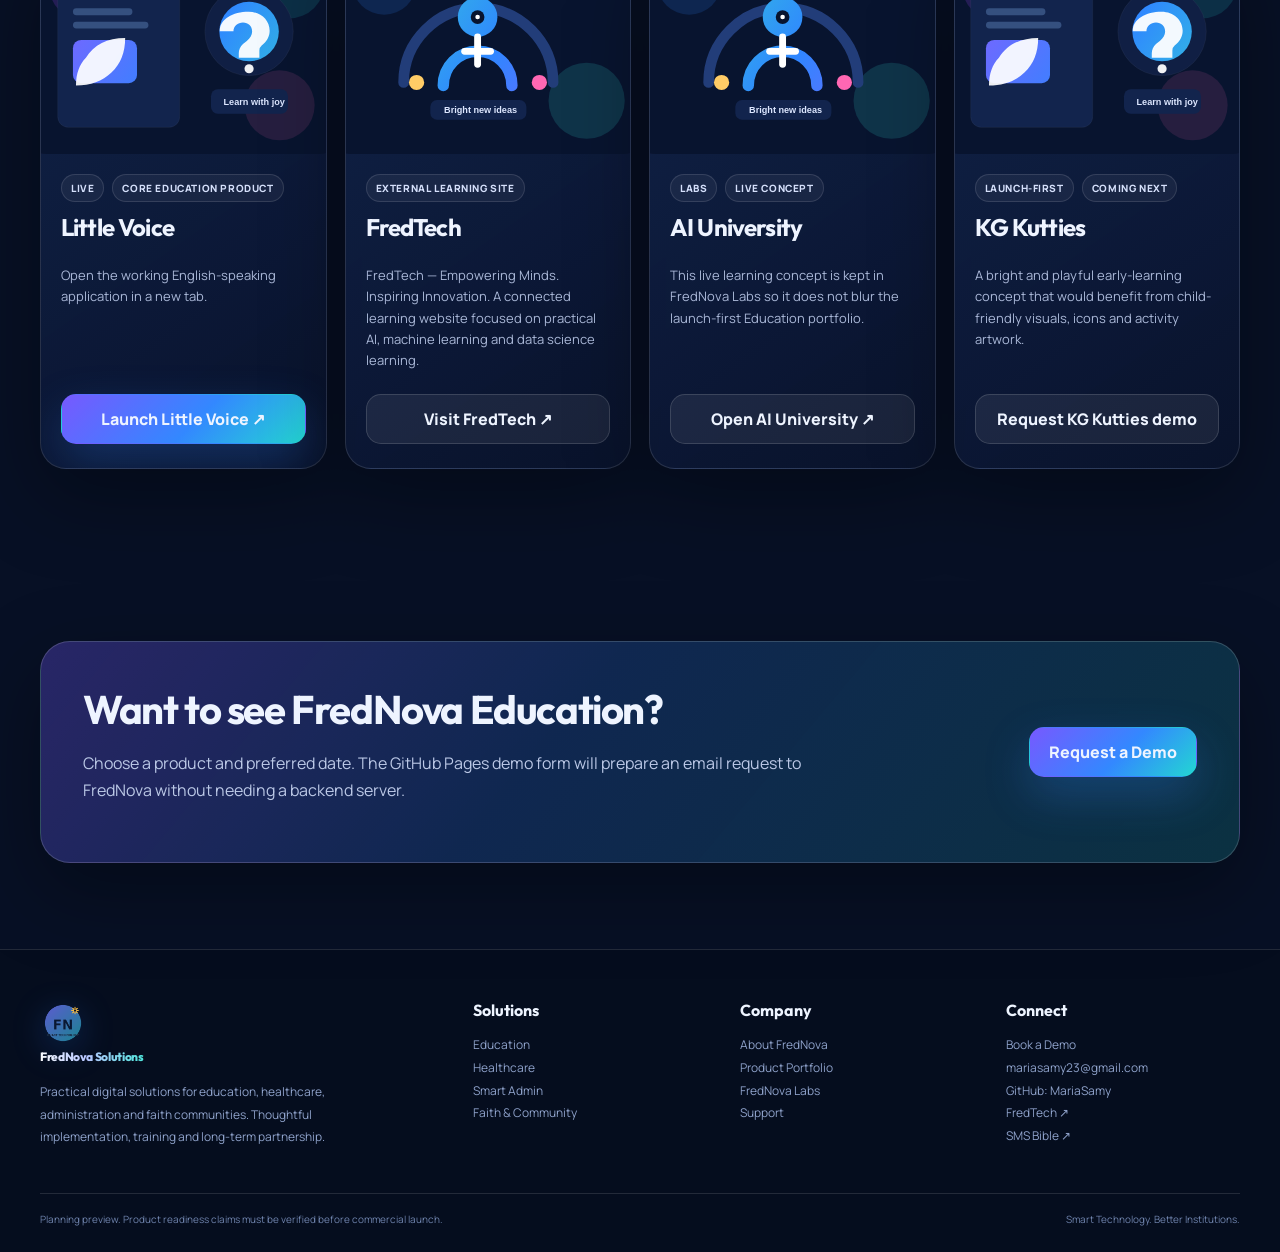
<file: education.html>
<!doctype html><html lang="en"><head><meta charset="utf-8"><meta name="viewport" content="width=device-width,initial-scale=1"><meta name="theme-color" content="#071025"><meta name="description" content="FredNova Solutions - smart technology for better institutions."><title>FredNova Education | FredNova Solutions</title><link rel="stylesheet" href="styles.css"></head><body><div class="mesh"></div><div class="grid-bg"></div><div class="notice"><div class="container"><strong>FredNova Solutions</strong><span>Working brand - subject to company-name, trademark and domain clearance</span></div></div>
<header class="site-header"><div class="container nav">
<a class="brand" href="index.html"><img src="assets/frednova-logo.png" alt="FredNova Solutions"><span>FredNova Solutions</span></a>
<button class="menu-btn" aria-label="Open menu">Menu</button>
<nav class="nav-links"><a href="index.html">Home</a><a href="products.html">Solutions</a><a href="index.html#live-apps">Live Apps</a><a href="labs.html">Labs</a><a href="about.html">About</a><a href="support.html">Support</a><a class="nav-cta" href="demo.html">Book a Demo</a></nav></div></header><main><section class="page-hero"><div class="container"><div class="reveal"><span class="kicker">FredNova Education</span><h1>Technology for learning, school operations and learner growth.</h1><p>School MIS, Little Voice, KG Kutties, Math Tutor and the Data Science App form the education family. FredNova Education combines practical institutional management with engaging learning tools.</p><div class="actions"><a class="btn btn-primary" href="https://little-voice-english.onrender.com/" target="_blank" rel="noopener">Open Little Voice Live ↗</a><a class="btn btn-secondary" href="products.html">See All Products</a></div></div><div class="page-art image-art reveal"><img src="assets/illustrations/learning.svg" alt="Frednova Education illustration"><span>FREDNOVA EDUCATION</span></div></div></section><section class="section"><div class="container"><div class="content-grid"><article class="info-card reveal"><h3>Who it is for</h3><p>Schools, colleges, teachers, learners and families.</p><div class="tags"><span class="tag">School MIS</span><span class="tag">Little Voice</span><span class="tag">KG Kutties</span><span class="tag">Math Tutor</span><span class="tag">Data Science App</span></div></article><article class="info-card reveal"><h3>FredNova approach</h3><p>Start with a real institutional problem. Demonstrate one complete outcome. Use a controlled pilot with success criteria. Implement carefully, train users and support the customer after go-live.</p></article><article class="info-card reveal"><h3>Commercial model</h3><p>The blueprint recommends recurring annual licences or subscriptions supported by setup, training, maintenance and carefully scoped customisation. Source-code ownership remains with FredNova in ordinary customer contracts.</p></article><article class="info-card reveal"><h3>Readiness discipline</h3><p>A functioning program is not automatically a commercial product. Customer value, functional quality, security, deployment, commercial controls, customer success and proof must all be evidenced before sale.</p></article></div></div></section><section class="section"><div class="container"><div class="section-head reveal"><div><span class="kicker">Connected education experiences</span><h2>Learning products can now look more visual and more inviting.</h2></div><p>To reduce the heavy text-only feel, FredNova Education now uses colourful illustration cards for its live app and linked external learning destinations.</p></div><div class="visual-grid"><article class="visual-card reveal"><img src="assets/illustrations/learning.svg" alt="Little Voice illustration"><div class="visual-body"><div class="badge-row"><span class="soft-badge">Live</span><span class="soft-badge">Core education product</span></div><h3>Little Voice</h3><p>Open the working English-speaking application in a new tab.</p><a class="btn btn-primary" href="https://little-voice-english.onrender.com/" target="_blank" rel="noopener">Launch Little Voice ↗</a></div></article><article class="visual-card reveal"><img src="assets/illustrations/innovation.svg" alt="FredTech illustration"><div class="visual-body"><div class="badge-row"><span class="soft-badge">External learning site</span></div><h3>FredTech</h3><p>FredTech — Empowering Minds. Inspiring Innovation. A connected learning website focused on practical AI, machine learning and data science learning.</p><a class="btn btn-secondary" href="https://fredtech.in/" target="_blank" rel="noopener">Visit FredTech ↗</a></div></article><article class="visual-card reveal"><img src="assets/illustrations/innovation.svg" alt="AI University illustration"><div class="visual-body"><div class="badge-row"><span class="soft-badge">Labs</span><span class="soft-badge">Live concept</span></div><h3>AI University</h3><p>This live learning concept is kept in FredNova Labs so it does not blur the launch-first Education portfolio.</p><a class="btn btn-secondary" href="https://ai-university-ib4p.onrender.com/" target="_blank" rel="noopener">Open AI University ↗</a></div></article><article class="visual-card reveal"><img src="assets/illustrations/learning.svg" alt="KG Kutties illustration"><div class="visual-body"><div class="badge-row"><span class="soft-badge">Launch-first</span><span class="soft-badge">Coming next</span></div><h3>KG Kutties</h3><p>A bright and playful early-learning concept that would benefit from child-friendly visuals, icons and activity artwork.</p><a class="btn btn-secondary" href="demo.html">Request KG Kutties demo</a></div></article></div></div></section><section class="section"><div class="container"><div class="cta-panel reveal"><div><h2>Want to see FredNova Education?</h2><p>Choose a product and preferred date. The GitHub Pages demo form will prepare an email request to FredNova without needing a backend server.</p></div><a class="btn btn-primary" href="demo.html">Request a Demo</a></div></div></section></main><footer class="footer"><div class="container"><div class="footer-grid">
<div class="footer-brand"><a class="brand" href="index.html"><img src="assets/frednova-logo.png" alt=""><span>FredNova Solutions</span></a><p>Practical digital solutions for education, healthcare, administration and faith communities. Thoughtful implementation, training and long-term partnership.</p></div>
<div><h4>Solutions</h4><a href="education.html">Education</a><a href="healthcare.html">Healthcare</a><a href="smart-admin.html">Smart Admin</a><a href="faith.html">Faith & Community</a></div>
<div><h4>Company</h4><a href="about.html">About FredNova</a><a href="products.html">Product Portfolio</a><a href="labs.html">FredNova Labs</a><a href="support.html">Support</a></div>
<div><h4>Connect</h4><a href="demo.html">Book a Demo</a><a href="mailto:mariasamy23@gmail.com">mariasamy23@gmail.com</a><a href="https://github.com/MariaSamy" target="_blank" rel="noopener">GitHub: MariaSamy</a><a href="https://fredtech.in/" target="_blank" rel="noopener">FredTech ↗</a><a href="https://smsbibile.in/" target="_blank" rel="noopener">SMS Bible ↗</a></div>
</div><div class="footer-bottom"><span>Planning preview. Product readiness claims must be verified before commercial launch.</span><span>Smart Technology. Better Institutions.</span></div></div></footer><script src="script.js"></script></body></html>
</file>
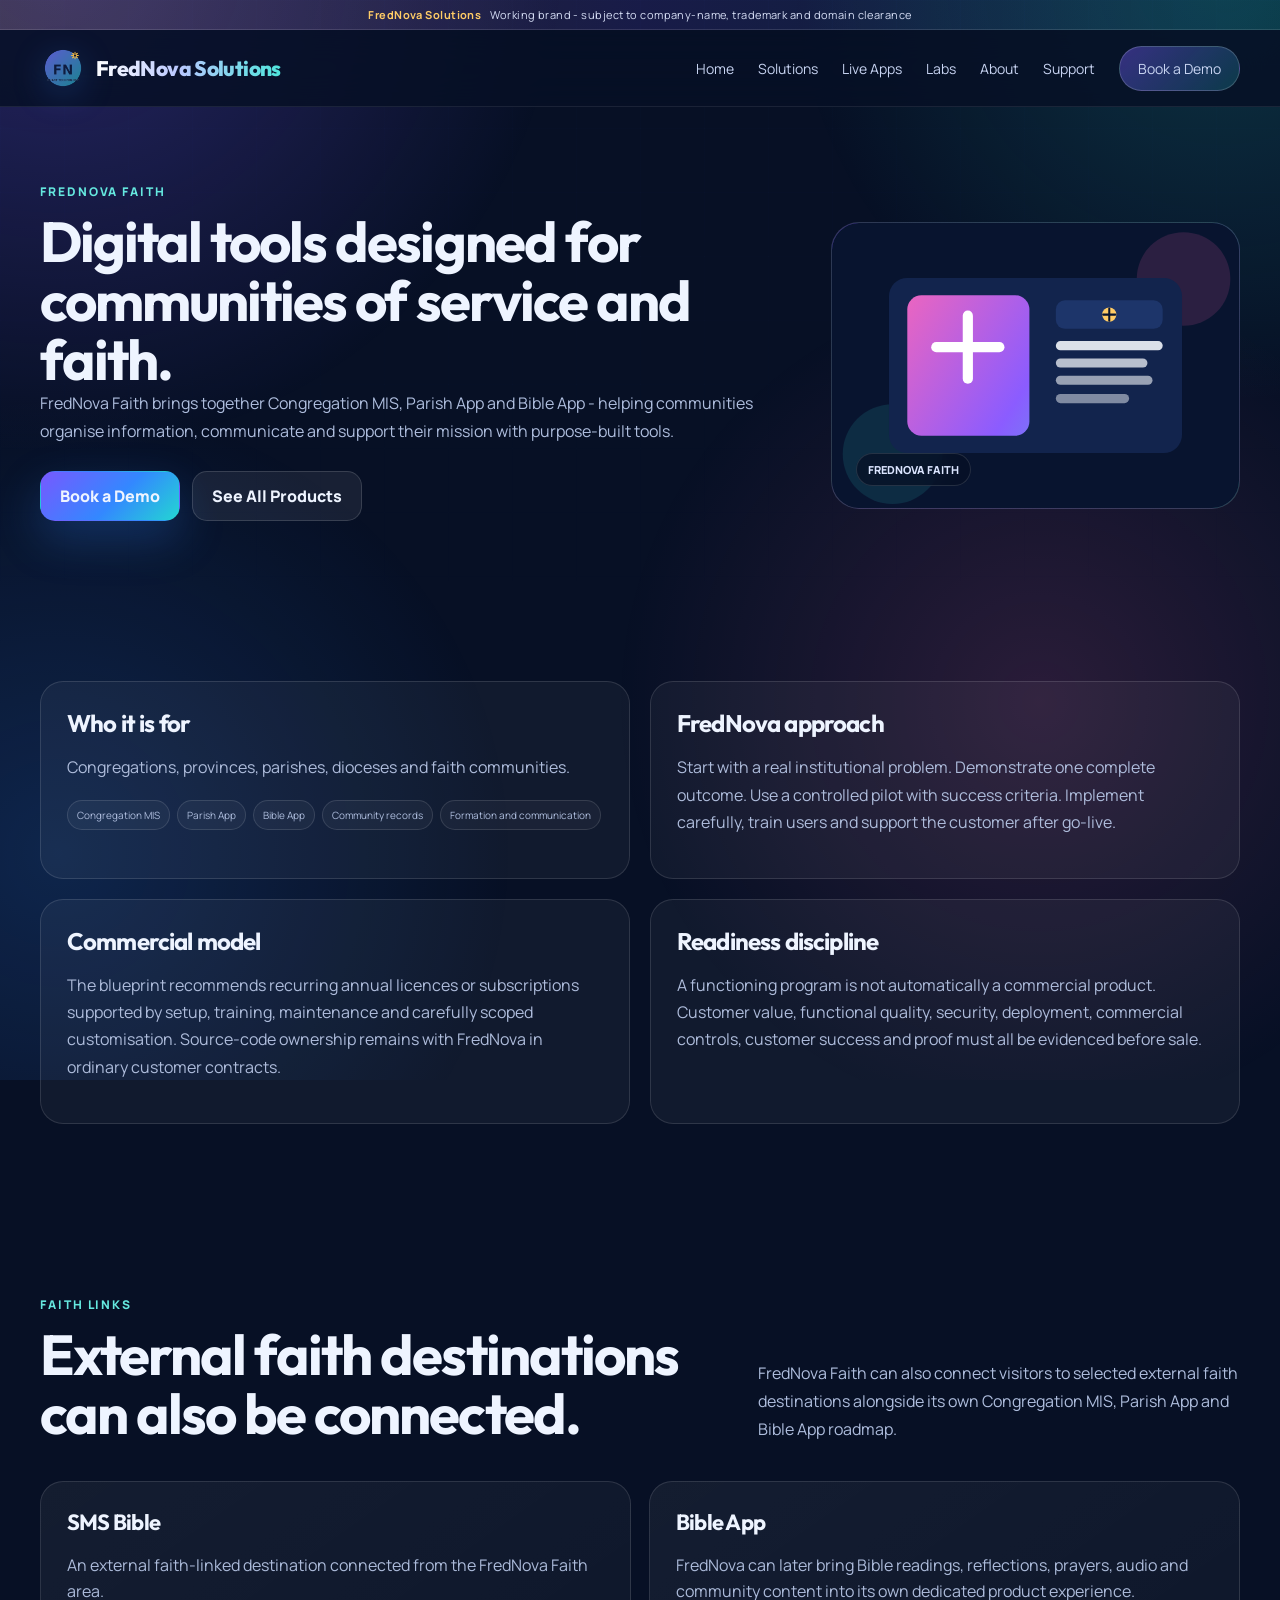
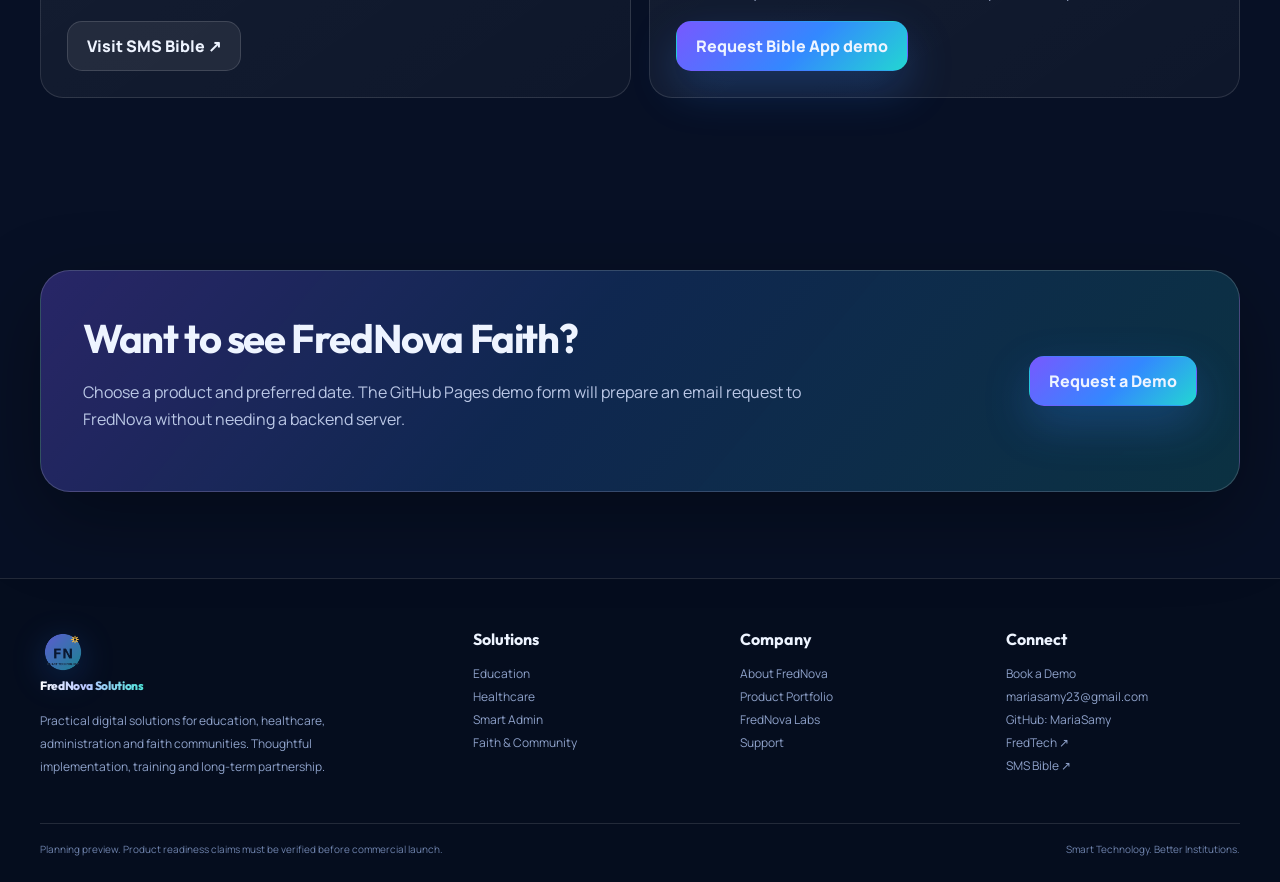
<file: faith.html>
<!doctype html><html lang="en"><head><meta charset="utf-8"><meta name="viewport" content="width=device-width,initial-scale=1"><meta name="theme-color" content="#071025"><meta name="description" content="FredNova Solutions - smart technology for better institutions."><title>FredNova Faith | FredNova Solutions</title><link rel="stylesheet" href="styles.css"></head><body><div class="mesh"></div><div class="grid-bg"></div><div class="notice"><div class="container"><strong>FredNova Solutions</strong><span>Working brand - subject to company-name, trademark and domain clearance</span></div></div>
<header class="site-header"><div class="container nav">
<a class="brand" href="index.html"><img src="assets/frednova-logo.png" alt="FredNova Solutions"><span>FredNova Solutions</span></a>
<button class="menu-btn" aria-label="Open menu">Menu</button>
<nav class="nav-links"><a href="index.html">Home</a><a href="products.html">Solutions</a><a href="index.html#live-apps">Live Apps</a><a href="labs.html">Labs</a><a href="about.html">About</a><a href="support.html">Support</a><a class="nav-cta" href="demo.html">Book a Demo</a></nav></div></header><main><section class="page-hero"><div class="container"><div class="reveal"><span class="kicker">FredNova Faith</span><h1>Digital tools designed for communities of service and faith.</h1><p>FredNova Faith brings together Congregation MIS, Parish App and Bible App - helping communities organise information, communicate and support their mission with purpose-built tools.</p><div class="actions"><a class="btn btn-primary" href="demo.html">Book a Demo</a><a class="btn btn-secondary" href="products.html">See All Products</a></div></div><div class="page-art image-art reveal"><img src="assets/illustrations/faith.svg" alt="Frednova Faith illustration"><span>FREDNOVA FAITH</span></div></div></section><section class="section"><div class="container"><div class="content-grid"><article class="info-card reveal"><h3>Who it is for</h3><p>Congregations, provinces, parishes, dioceses and faith communities.</p><div class="tags"><span class="tag">Congregation MIS</span><span class="tag">Parish App</span><span class="tag">Bible App</span><span class="tag">Community records</span><span class="tag">Formation and communication</span></div></article><article class="info-card reveal"><h3>FredNova approach</h3><p>Start with a real institutional problem. Demonstrate one complete outcome. Use a controlled pilot with success criteria. Implement carefully, train users and support the customer after go-live.</p></article><article class="info-card reveal"><h3>Commercial model</h3><p>The blueprint recommends recurring annual licences or subscriptions supported by setup, training, maintenance and carefully scoped customisation. Source-code ownership remains with FredNova in ordinary customer contracts.</p></article><article class="info-card reveal"><h3>Readiness discipline</h3><p>A functioning program is not automatically a commercial product. Customer value, functional quality, security, deployment, commercial controls, customer success and proof must all be evidenced before sale.</p></article></div></div></section><section class="section"><div class="container"><div class="section-head reveal"><div><span class="kicker">Faith links</span><h2>External faith destinations can also be connected.</h2></div><p>FredNova Faith can also connect visitors to selected external faith destinations alongside its own Congregation MIS, Parish App and Bible App roadmap.</p></div><div class="partner-grid"><article class="info-card partner-card reveal"><h3>SMS Bible</h3><p>An external faith-linked destination connected from the FredNova Faith area.</p><div class="link-cluster"><a class="btn btn-secondary" href="https://smsbibile.in/" target="_blank" rel="noopener">Visit SMS Bible ↗</a></div></article><article class="info-card partner-card reveal"><h3>Bible App</h3><p>FredNova can later bring Bible readings, reflections, prayers, audio and community content into its own dedicated product experience.</p><div class="link-cluster"><a class="btn btn-primary" href="demo.html">Request Bible App demo</a></div></article></div></div></section><section class="section"><div class="container"><div class="cta-panel reveal"><div><h2>Want to see FredNova Faith?</h2><p>Choose a product and preferred date. The GitHub Pages demo form will prepare an email request to FredNova without needing a backend server.</p></div><a class="btn btn-primary" href="demo.html">Request a Demo</a></div></div></section></main><footer class="footer"><div class="container"><div class="footer-grid">
<div class="footer-brand"><a class="brand" href="index.html"><img src="assets/frednova-logo.png" alt=""><span>FredNova Solutions</span></a><p>Practical digital solutions for education, healthcare, administration and faith communities. Thoughtful implementation, training and long-term partnership.</p></div>
<div><h4>Solutions</h4><a href="education.html">Education</a><a href="healthcare.html">Healthcare</a><a href="smart-admin.html">Smart Admin</a><a href="faith.html">Faith & Community</a></div>
<div><h4>Company</h4><a href="about.html">About FredNova</a><a href="products.html">Product Portfolio</a><a href="labs.html">FredNova Labs</a><a href="support.html">Support</a></div>
<div><h4>Connect</h4><a href="demo.html">Book a Demo</a><a href="mailto:mariasamy23@gmail.com">mariasamy23@gmail.com</a><a href="https://github.com/MariaSamy" target="_blank" rel="noopener">GitHub: MariaSamy</a><a href="https://fredtech.in/" target="_blank" rel="noopener">FredTech ↗</a><a href="https://smsbibile.in/" target="_blank" rel="noopener">SMS Bible ↗</a></div>
</div><div class="footer-bottom"><span>Planning preview. Product readiness claims must be verified before commercial launch.</span><span>Smart Technology. Better Institutions.</span></div></div></footer><script src="script.js"></script></body></html>
</file>
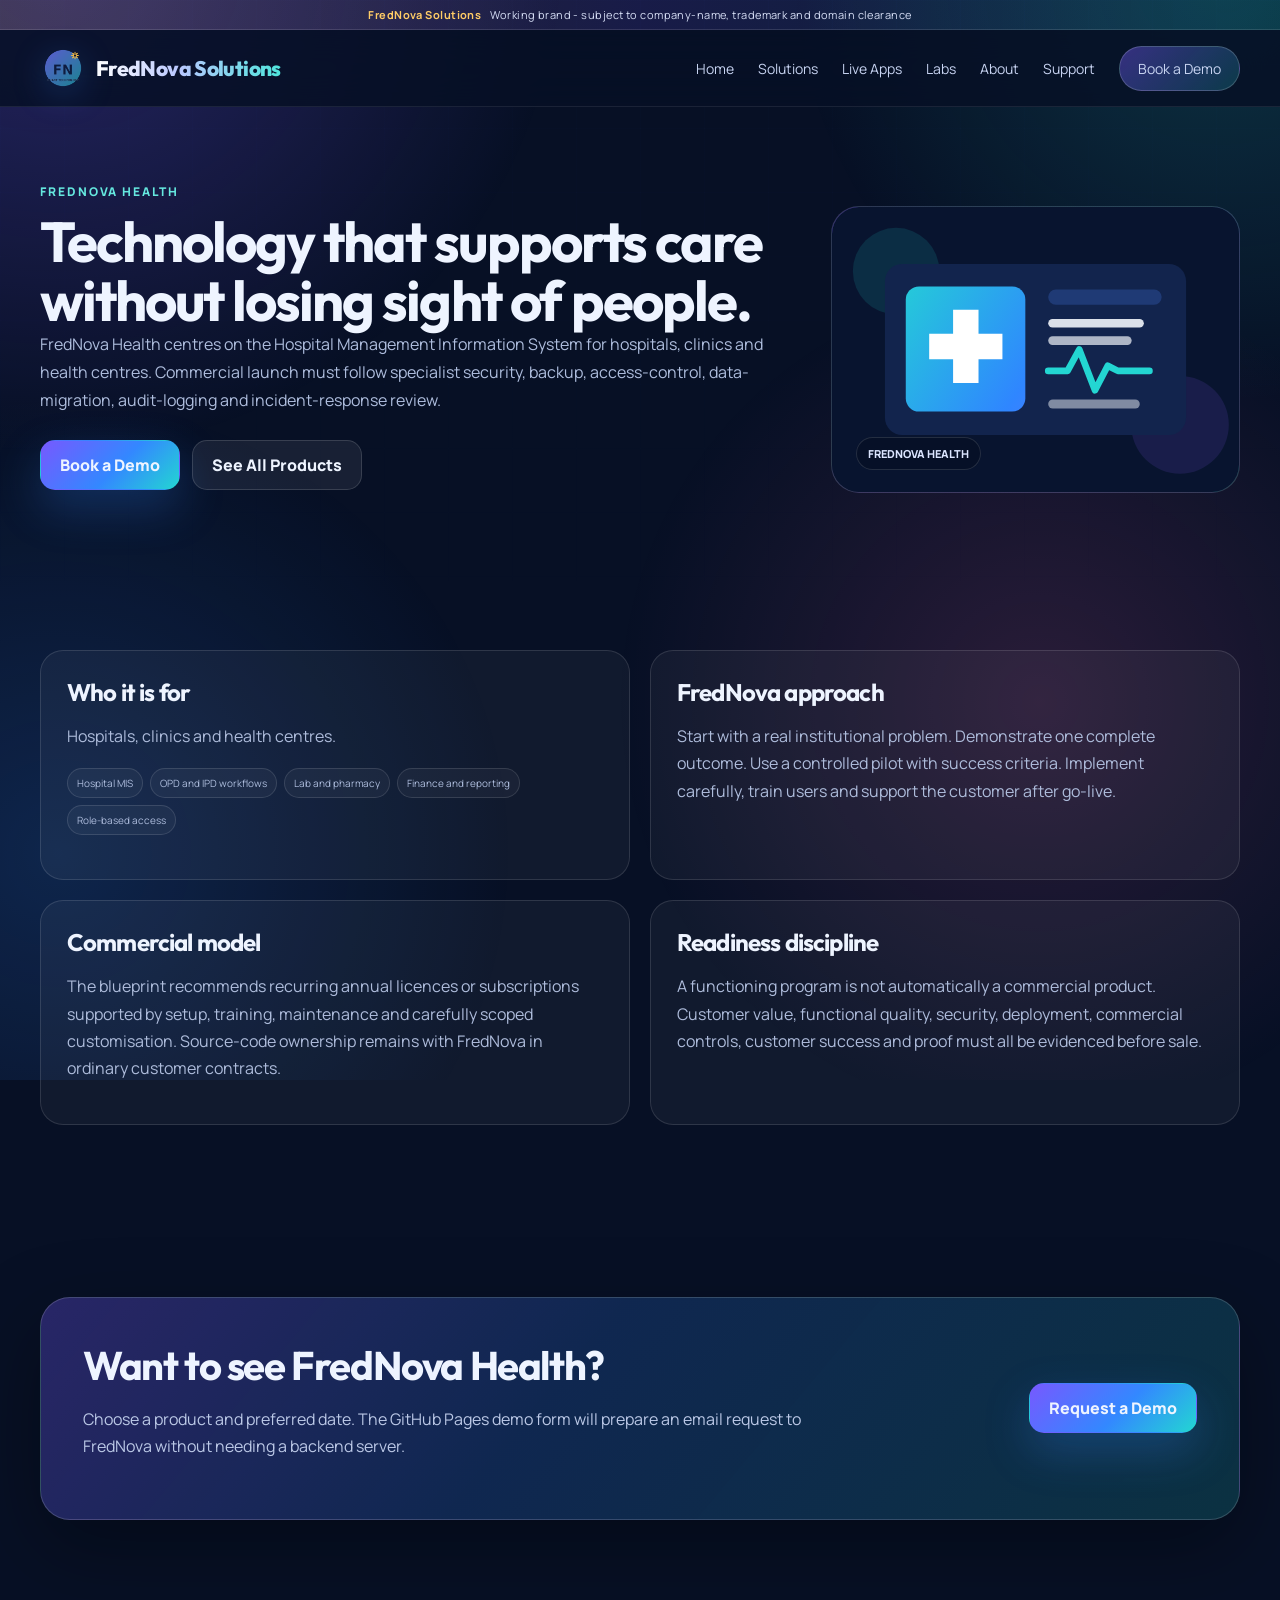
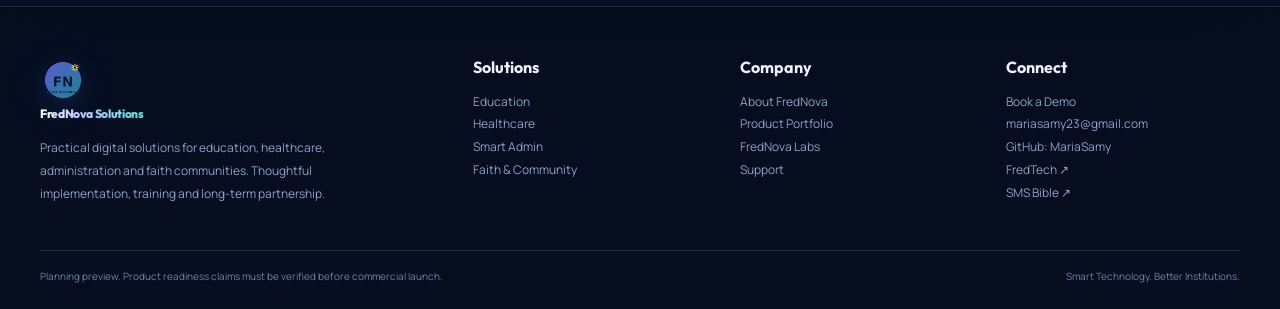
<file: healthcare.html>
<!doctype html><html lang="en"><head><meta charset="utf-8"><meta name="viewport" content="width=device-width,initial-scale=1"><meta name="theme-color" content="#071025"><meta name="description" content="FredNova Solutions - smart technology for better institutions."><title>FredNova Health | FredNova Solutions</title><link rel="stylesheet" href="styles.css"></head><body><div class="mesh"></div><div class="grid-bg"></div><div class="notice"><div class="container"><strong>FredNova Solutions</strong><span>Working brand - subject to company-name, trademark and domain clearance</span></div></div>
<header class="site-header"><div class="container nav">
<a class="brand" href="index.html"><img src="assets/frednova-logo.png" alt="FredNova Solutions"><span>FredNova Solutions</span></a>
<button class="menu-btn" aria-label="Open menu">Menu</button>
<nav class="nav-links"><a href="index.html">Home</a><a href="products.html">Solutions</a><a href="index.html#live-apps">Live Apps</a><a href="labs.html">Labs</a><a href="about.html">About</a><a href="support.html">Support</a><a class="nav-cta" href="demo.html">Book a Demo</a></nav></div></header><main><section class="page-hero"><div class="container"><div class="reveal"><span class="kicker">FredNova Health</span><h1>Technology that supports care without losing sight of people.</h1><p>FredNova Health centres on the Hospital Management Information System for hospitals, clinics and health centres. Commercial launch must follow specialist security, backup, access-control, data-migration, audit-logging and incident-response review.</p><div class="actions"><a class="btn btn-primary" href="demo.html">Book a Demo</a><a class="btn btn-secondary" href="products.html">See All Products</a></div></div><div class="page-art image-art reveal"><img src="assets/illustrations/health.svg" alt="Frednova Health illustration"><span>FREDNOVA HEALTH</span></div></div></section><section class="section"><div class="container"><div class="content-grid"><article class="info-card reveal"><h3>Who it is for</h3><p>Hospitals, clinics and health centres.</p><div class="tags"><span class="tag">Hospital MIS</span><span class="tag">OPD and IPD workflows</span><span class="tag">Lab and pharmacy</span><span class="tag">Finance and reporting</span><span class="tag">Role-based access</span></div></article><article class="info-card reveal"><h3>FredNova approach</h3><p>Start with a real institutional problem. Demonstrate one complete outcome. Use a controlled pilot with success criteria. Implement carefully, train users and support the customer after go-live.</p></article><article class="info-card reveal"><h3>Commercial model</h3><p>The blueprint recommends recurring annual licences or subscriptions supported by setup, training, maintenance and carefully scoped customisation. Source-code ownership remains with FredNova in ordinary customer contracts.</p></article><article class="info-card reveal"><h3>Readiness discipline</h3><p>A functioning program is not automatically a commercial product. Customer value, functional quality, security, deployment, commercial controls, customer success and proof must all be evidenced before sale.</p></article></div></div></section><section class="section"><div class="container"><div class="cta-panel reveal"><div><h2>Want to see FredNova Health?</h2><p>Choose a product and preferred date. The GitHub Pages demo form will prepare an email request to FredNova without needing a backend server.</p></div><a class="btn btn-primary" href="demo.html">Request a Demo</a></div></div></section></main><footer class="footer"><div class="container"><div class="footer-grid">
<div class="footer-brand"><a class="brand" href="index.html"><img src="assets/frednova-logo.png" alt=""><span>FredNova Solutions</span></a><p>Practical digital solutions for education, healthcare, administration and faith communities. Thoughtful implementation, training and long-term partnership.</p></div>
<div><h4>Solutions</h4><a href="education.html">Education</a><a href="healthcare.html">Healthcare</a><a href="smart-admin.html">Smart Admin</a><a href="faith.html">Faith & Community</a></div>
<div><h4>Company</h4><a href="about.html">About FredNova</a><a href="products.html">Product Portfolio</a><a href="labs.html">FredNova Labs</a><a href="support.html">Support</a></div>
<div><h4>Connect</h4><a href="demo.html">Book a Demo</a><a href="mailto:mariasamy23@gmail.com">mariasamy23@gmail.com</a><a href="https://github.com/MariaSamy" target="_blank" rel="noopener">GitHub: MariaSamy</a><a href="https://fredtech.in/" target="_blank" rel="noopener">FredTech ↗</a><a href="https://smsbibile.in/" target="_blank" rel="noopener">SMS Bible ↗</a></div>
</div><div class="footer-bottom"><span>Planning preview. Product readiness claims must be verified before commercial launch.</span><span>Smart Technology. Better Institutions.</span></div></div></footer><script src="script.js"></script></body></html>
</file>
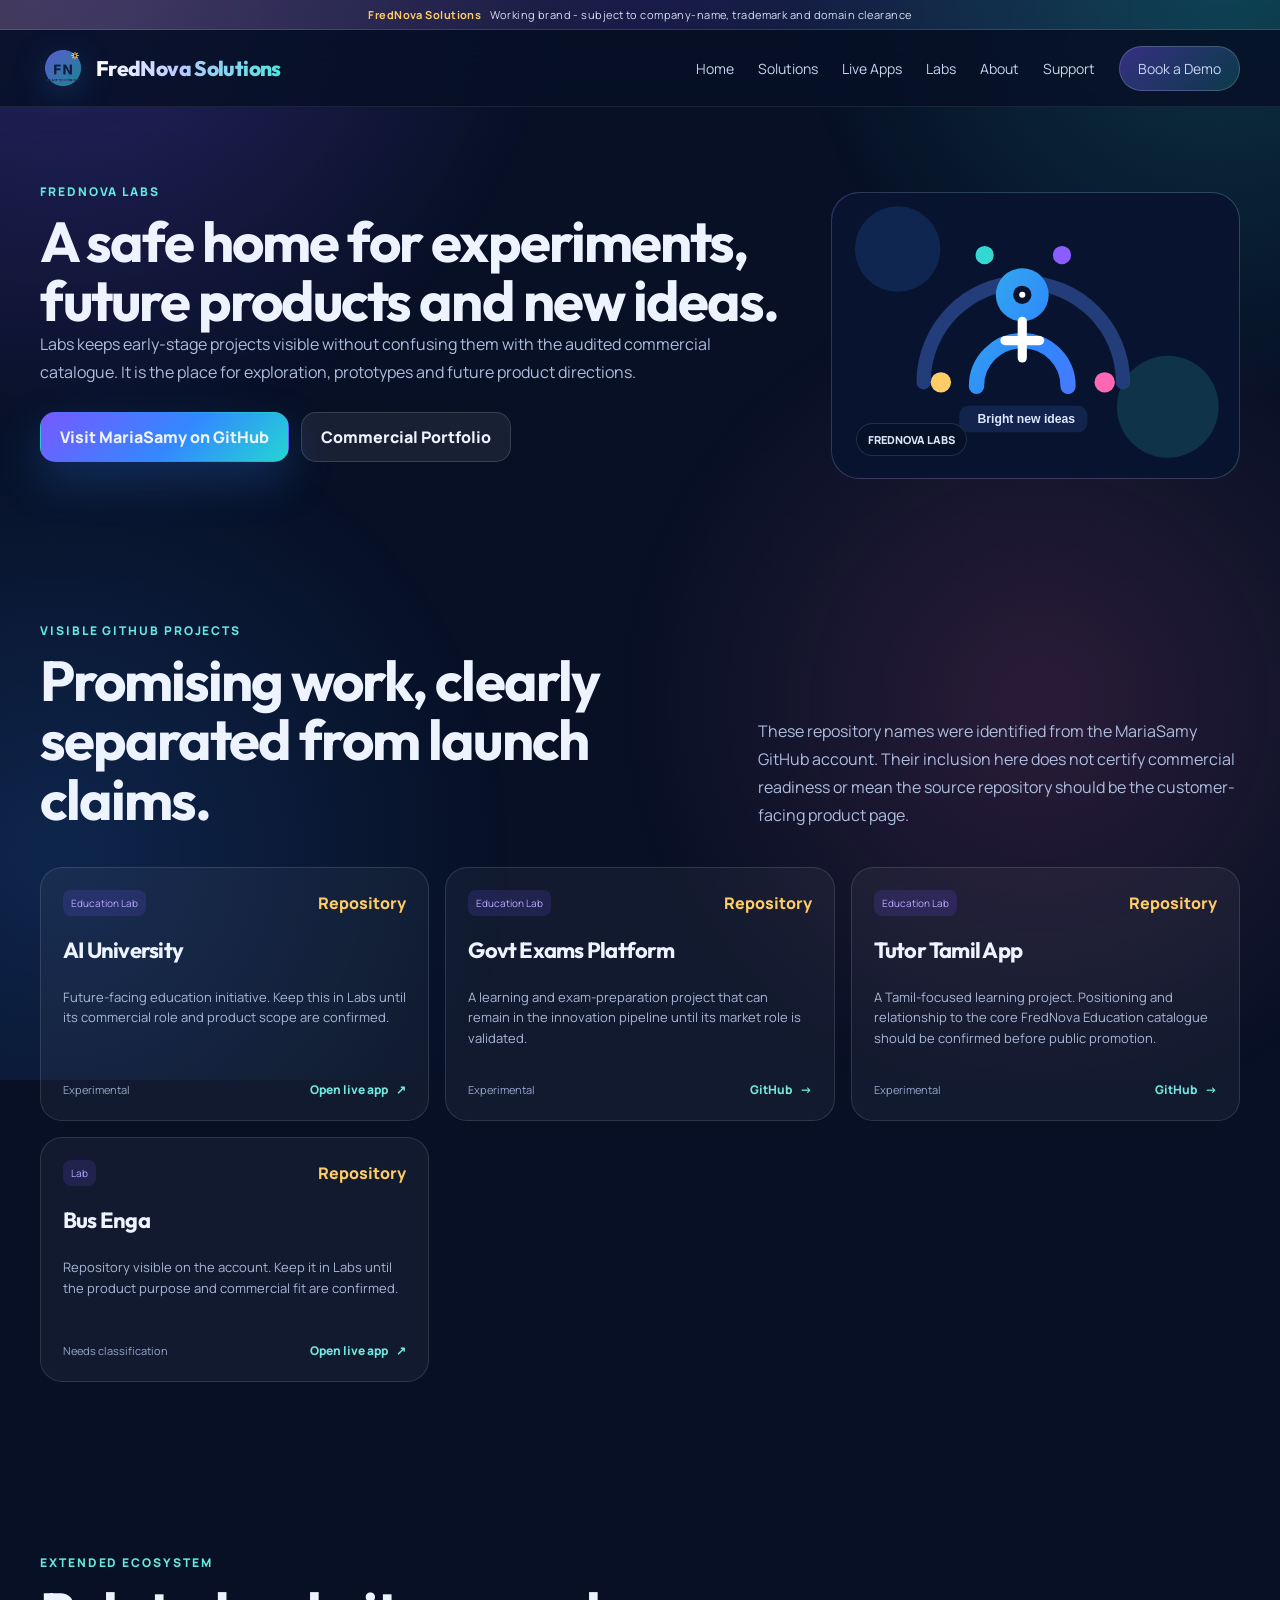
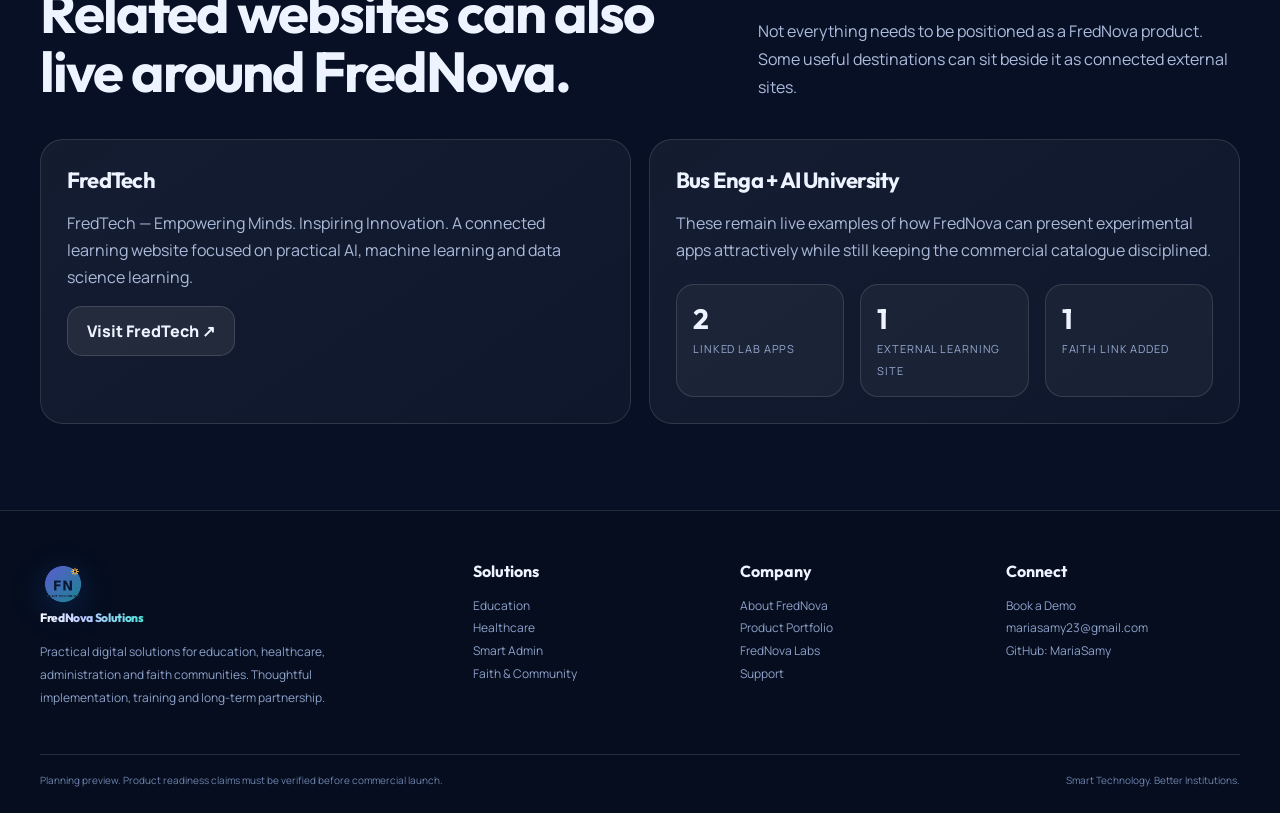
<file: labs.html>
<!doctype html><html lang="en"><head><meta charset="utf-8"><meta name="viewport" content="width=device-width,initial-scale=1"><meta name="theme-color" content="#071025"><meta name="description" content="FredNova Solutions - smart technology for better institutions."><title>FredNova Labs | FredNova Solutions</title><link rel="stylesheet" href="styles.css"></head><body><div class="mesh"></div><div class="grid-bg"></div><div class="notice"><div class="container"><strong>FredNova Solutions</strong><span>Working brand - subject to company-name, trademark and domain clearance</span></div></div>
<header class="site-header"><div class="container nav">
<a class="brand" href="index.html"><img src="assets/frednova-logo.png" alt="FredNova Solutions"><span>FredNova Solutions</span></a>
<button class="menu-btn" aria-label="Open menu">Menu</button>
<nav class="nav-links"><a href="index.html">Home</a><a href="products.html">Solutions</a><a href="index.html#live-apps">Live Apps</a><a href="labs.html">Labs</a><a href="about.html">About</a><a href="support.html">Support</a><a class="nav-cta" href="demo.html">Book a Demo</a></nav></div></header><main><section class="page-hero"><div class="container"><div class="reveal"><span class="kicker">FredNova Labs</span><h1>A safe home for experiments, future products and new ideas.</h1><p>Labs keeps early-stage projects visible without confusing them with the audited commercial catalogue. It is the place for exploration, prototypes and future product directions.</p><div class="actions"><a class="btn btn-primary" href="https://github.com/MariaSamy" target="_blank" rel="noopener">Visit MariaSamy on GitHub</a><a class="btn btn-secondary" href="products.html">Commercial Portfolio</a></div></div><div class="page-art image-art reveal"><img src="assets/illustrations/innovation.svg" alt="Frednova Labs illustration"><span>FREDNOVA LABS</span></div></div></section><section class="section"><div class="container"><div class="section-head reveal"><div><span class="kicker">Visible GitHub projects</span><h2>Promising work, clearly separated from launch claims.</h2></div><p>These repository names were identified from the MariaSamy GitHub account. Their inclusion here does not certify commercial readiness or mean the source repository should be the customer-facing product page.</p></div><div class="product-grid"><article class="product-card reveal"><div class="top"><span class="family-pill">Education Lab</span><span class="wave">Repository</span></div><h3>AI University</h3><p>Future-facing education initiative. Keep this in Labs until its commercial role and product scope are confirmed.</p><div class="card-bottom"><span class="not-audited">Experimental</span><a class="link-arrow" href="https://ai-university-ib4p.onrender.com/" target="_blank" rel="noopener">Open live app <span>↗</span></a></div></article><article class="product-card reveal"><div class="top"><span class="family-pill">Education Lab</span><span class="wave">Repository</span></div><h3>Govt Exams Platform</h3><p>A learning and exam-preparation project that can remain in the innovation pipeline until its market role is validated.</p><div class="card-bottom"><span class="not-audited">Experimental</span><a class="link-arrow" href="https://github.com/MariaSamy/govt-exams-platform" target="_blank" rel="noopener">GitHub <span>-></span></a></div></article><article class="product-card reveal"><div class="top"><span class="family-pill">Education Lab</span><span class="wave">Repository</span></div><h3>Tutor Tamil App</h3><p>A Tamil-focused learning project. Positioning and relationship to the core FredNova Education catalogue should be confirmed before public promotion.</p><div class="card-bottom"><span class="not-audited">Experimental</span><a class="link-arrow" href="https://github.com/MariaSamy/tutortamil-app" target="_blank" rel="noopener">GitHub <span>-></span></a></div></article><article class="product-card reveal"><div class="top"><span class="family-pill">Lab</span><span class="wave">Repository</span></div><h3>Bus Enga</h3><p>Repository visible on the account. Keep it in Labs until the product purpose and commercial fit are confirmed.</p><div class="card-bottom"><span class="not-audited">Needs classification</span><a class="link-arrow" href="https://bus-enga.onrender.com/" target="_blank" rel="noopener">Open live app <span>↗</span></a></div></article></div></div></section><section class="section"><div class="container"><div class="section-head reveal"><div><span class="kicker">Extended ecosystem</span><h2>Related websites can also live around FredNova.</h2></div><p>Not everything needs to be positioned as a FredNova product. Some useful destinations can sit beside it as connected external sites.</p></div><div class="partner-grid"><article class="info-card partner-card reveal"><h3>FredTech</h3><p>FredTech — Empowering Minds. Inspiring Innovation. A connected learning website focused on practical AI, machine learning and data science learning.</p><div class="link-cluster"><a class="btn btn-secondary" href="https://fredtech.in/" target="_blank" rel="noopener">Visit FredTech ↗</a></div></article><article class="info-card partner-card reveal"><h3>Bus Enga + AI University</h3><p>These remain live examples of how FredNova can present experimental apps attractively while still keeping the commercial catalogue disciplined.</p><div class="stats-strip"><div class="stat-chip"><strong>2</strong><span>Linked lab apps</span></div><div class="stat-chip"><strong>1</strong><span>External learning site</span></div><div class="stat-chip"><strong>1</strong><span>Faith link added</span></div></div></article></div></div></section></main><footer class="footer"><div class="container"><div class="footer-grid">
<div class="footer-brand"><a class="brand" href="index.html"><img src="assets/frednova-logo.png" alt=""><span>FredNova Solutions</span></a><p>Practical digital solutions for education, healthcare, administration and faith communities. Thoughtful implementation, training and long-term partnership.</p></div>
<div><h4>Solutions</h4><a href="education.html">Education</a><a href="healthcare.html">Healthcare</a><a href="smart-admin.html">Smart Admin</a><a href="faith.html">Faith & Community</a></div>
<div><h4>Company</h4><a href="about.html">About FredNova</a><a href="products.html">Product Portfolio</a><a href="labs.html">FredNova Labs</a><a href="support.html">Support</a></div>
<div><h4>Connect</h4><a href="demo.html">Book a Demo</a><a href="mailto:mariasamy23@gmail.com">mariasamy23@gmail.com</a><a href="https://github.com/MariaSamy" target="_blank" rel="noopener">GitHub: MariaSamy</a></div>
</div><div class="footer-bottom"><span>Planning preview. Product readiness claims must be verified before commercial launch.</span><span>Smart Technology. Better Institutions.</span></div></div></footer><script src="script.js"></script></body></html>
</file>
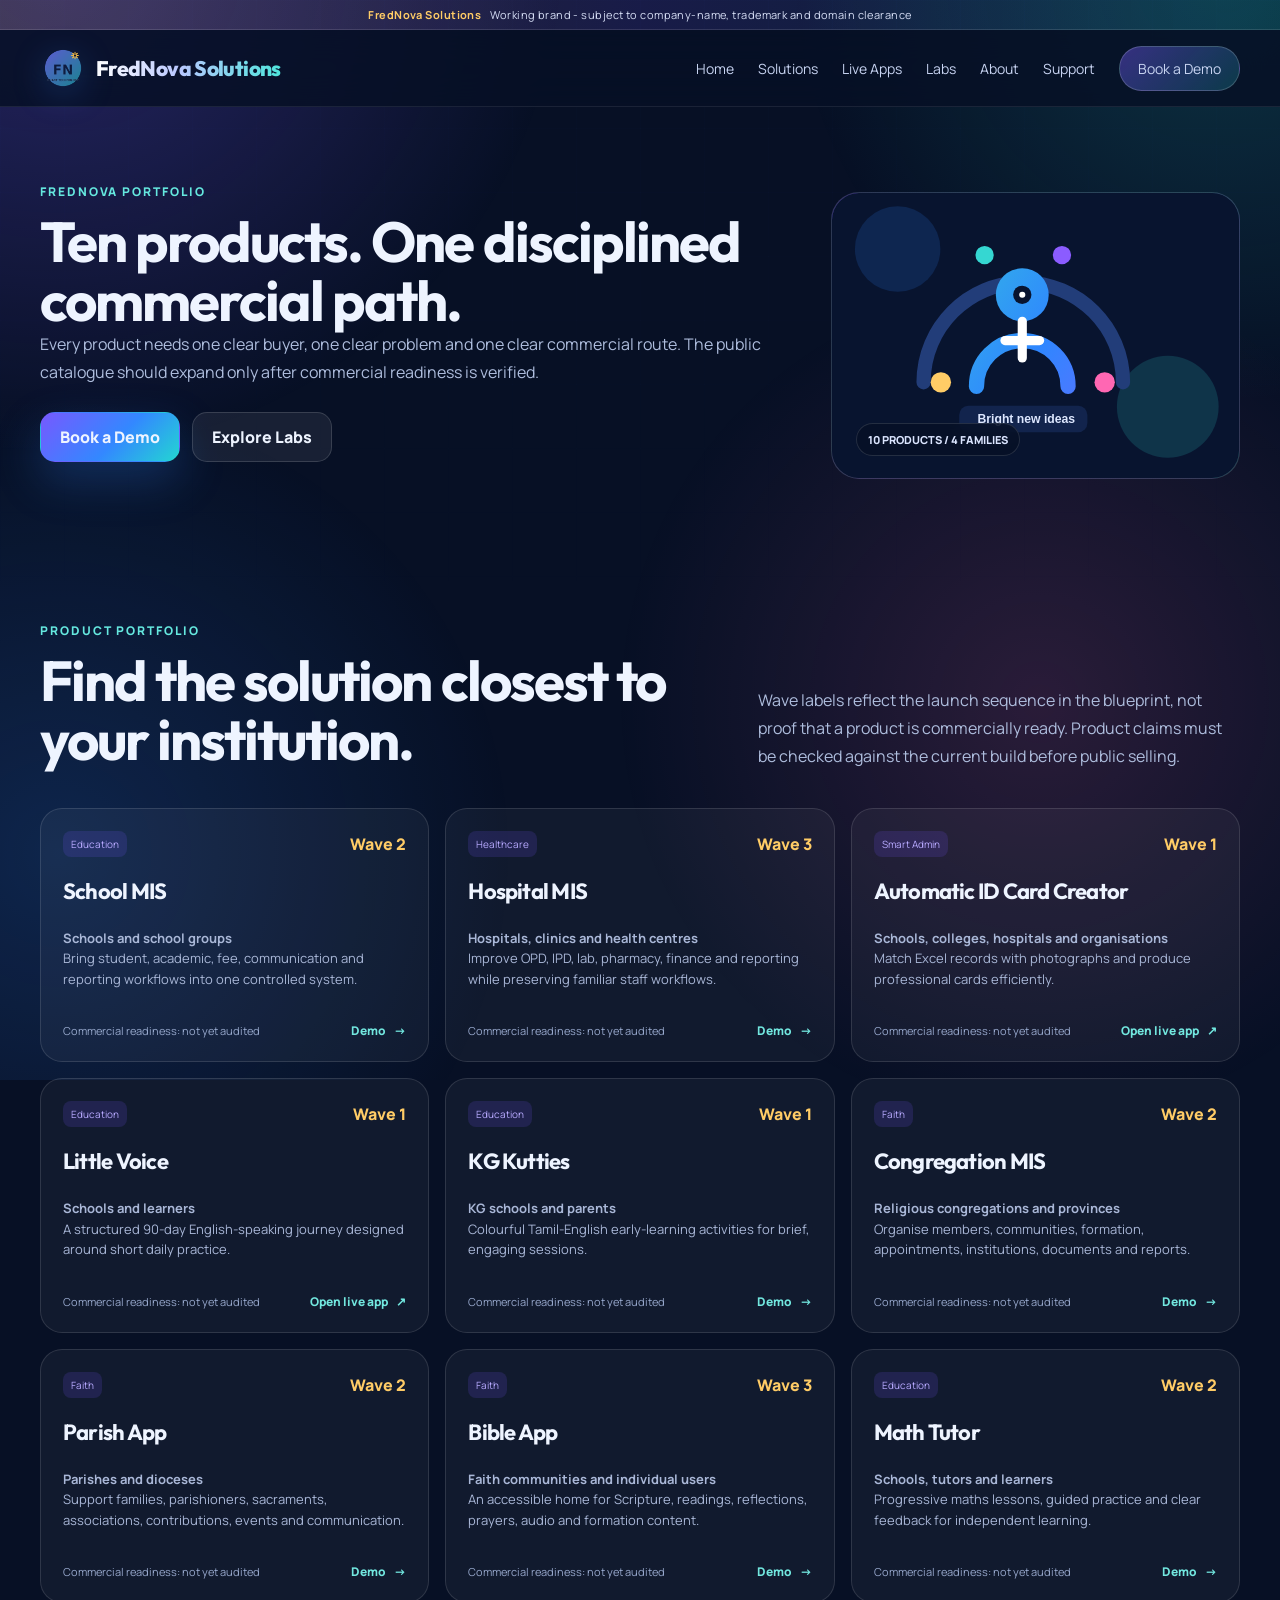
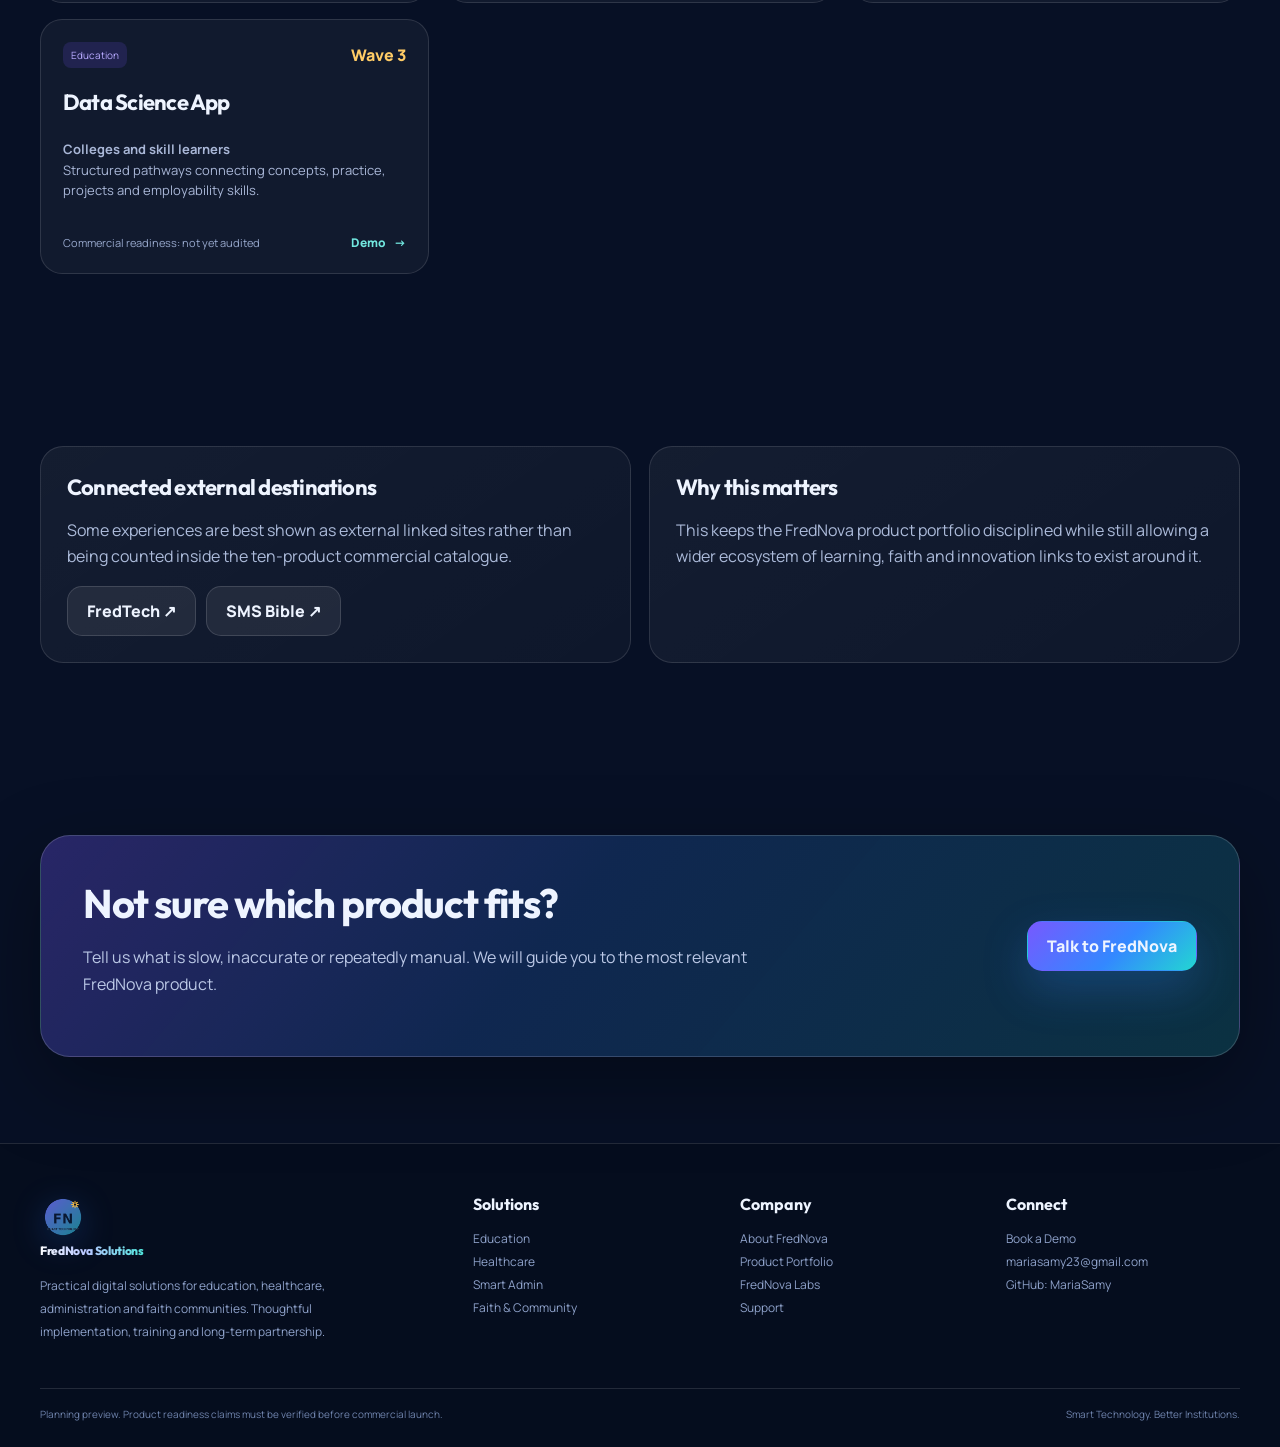
<file: products.html>
<!doctype html><html lang="en"><head><meta charset="utf-8"><meta name="viewport" content="width=device-width,initial-scale=1"><meta name="theme-color" content="#071025"><meta name="description" content="FredNova Solutions - smart technology for better institutions."><title>Products | FredNova Solutions</title><link rel="stylesheet" href="styles.css"></head><body><div class="mesh"></div><div class="grid-bg"></div><div class="notice"><div class="container"><strong>FredNova Solutions</strong><span>Working brand - subject to company-name, trademark and domain clearance</span></div></div>
<header class="site-header"><div class="container nav">
<a class="brand" href="index.html"><img src="assets/frednova-logo.png" alt="FredNova Solutions"><span>FredNova Solutions</span></a>
<button class="menu-btn" aria-label="Open menu">Menu</button>
<nav class="nav-links"><a href="index.html">Home</a><a href="products.html">Solutions</a><a href="index.html#live-apps">Live Apps</a><a href="labs.html">Labs</a><a href="about.html">About</a><a href="support.html">Support</a><a class="nav-cta" href="demo.html">Book a Demo</a></nav></div></header><main><section class="page-hero"><div class="container"><div class="reveal"><span class="kicker">FredNova portfolio</span><h1>Ten products. One disciplined commercial path.</h1><p>Every product needs one clear buyer, one clear problem and one clear commercial route. The public catalogue should expand only after commercial readiness is verified.</p><div class="actions"><a class="btn btn-primary" href="demo.html">Book a Demo</a><a class="btn btn-secondary" href="labs.html">Explore Labs</a></div></div><div class="page-art image-art reveal"><img src="assets/illustrations/innovation.svg" alt="10 Products / 4 Families illustration"><span>10 PRODUCTS / 4 FAMILIES</span></div></div></section><section class="section"><div class="container"><div class="section-head reveal"><div><span class="kicker">Product portfolio</span><h2>Find the solution closest to your institution.</h2></div><p>Wave labels reflect the launch sequence in the blueprint, not proof that a product is commercially ready. Product claims must be checked against the current build before public selling.</p></div><div class="product-grid"><article class="product-card reveal"><div class="top"><span class="family-pill">Education</span><span class="wave">Wave 2</span></div><h3>School MIS</h3><p><strong>Schools and school groups</strong><br>Bring student, academic, fee, communication and reporting workflows into one controlled system.</p><div class="card-bottom"><span class="not-audited">Commercial readiness: not yet audited</span><a class="link-arrow" data-product-link="School MIS">Demo <span>-></span></a></div></article><article class="product-card reveal"><div class="top"><span class="family-pill">Healthcare</span><span class="wave">Wave 3</span></div><h3>Hospital MIS</h3><p><strong>Hospitals, clinics and health centres</strong><br>Improve OPD, IPD, lab, pharmacy, finance and reporting while preserving familiar staff workflows.</p><div class="card-bottom"><span class="not-audited">Commercial readiness: not yet audited</span><a class="link-arrow" data-product-link="Hospital MIS">Demo <span>-></span></a></div></article><article class="product-card reveal"><div class="top"><span class="family-pill">Smart Admin</span><span class="wave">Wave 1</span></div><h3>Automatic ID Card Creator</h3><p><strong>Schools, colleges, hospitals and organisations</strong><br>Match Excel records with photographs and produce professional cards efficiently.</p><div class="card-bottom"><span class="not-audited">Commercial readiness: not yet audited</span><a class="link-arrow" href="https://automatic-id-card-database.onrender.com/" target="_blank" rel="noopener">Open live app <span>↗</span></a></div></article><article class="product-card reveal"><div class="top"><span class="family-pill">Education</span><span class="wave">Wave 1</span></div><h3>Little Voice</h3><p><strong>Schools and learners</strong><br>A structured 90-day English-speaking journey designed around short daily practice.</p><div class="card-bottom"><span class="not-audited">Commercial readiness: not yet audited</span><a class="link-arrow" href="https://little-voice-english.onrender.com/" target="_blank" rel="noopener">Open live app <span>↗</span></a></div></article><article class="product-card reveal"><div class="top"><span class="family-pill">Education</span><span class="wave">Wave 1</span></div><h3>KG Kutties</h3><p><strong>KG schools and parents</strong><br>Colourful Tamil-English early-learning activities for brief, engaging sessions.</p><div class="card-bottom"><span class="not-audited">Commercial readiness: not yet audited</span><a class="link-arrow" data-product-link="KG Kutties">Demo <span>-></span></a></div></article><article class="product-card reveal"><div class="top"><span class="family-pill">Faith</span><span class="wave">Wave 2</span></div><h3>Congregation MIS</h3><p><strong>Religious congregations and provinces</strong><br>Organise members, communities, formation, appointments, institutions, documents and reports.</p><div class="card-bottom"><span class="not-audited">Commercial readiness: not yet audited</span><a class="link-arrow" data-product-link="Congregation MIS">Demo <span>-></span></a></div></article><article class="product-card reveal"><div class="top"><span class="family-pill">Faith</span><span class="wave">Wave 2</span></div><h3>Parish App</h3><p><strong>Parishes and dioceses</strong><br>Support families, parishioners, sacraments, associations, contributions, events and communication.</p><div class="card-bottom"><span class="not-audited">Commercial readiness: not yet audited</span><a class="link-arrow" data-product-link="Parish App">Demo <span>-></span></a></div></article><article class="product-card reveal"><div class="top"><span class="family-pill">Faith</span><span class="wave">Wave 3</span></div><h3>Bible App</h3><p><strong>Faith communities and individual users</strong><br>An accessible home for Scripture, readings, reflections, prayers, audio and formation content.</p><div class="card-bottom"><span class="not-audited">Commercial readiness: not yet audited</span><a class="link-arrow" data-product-link="Bible App">Demo <span>-></span></a></div></article><article class="product-card reveal"><div class="top"><span class="family-pill">Education</span><span class="wave">Wave 2</span></div><h3>Math Tutor</h3><p><strong>Schools, tutors and learners</strong><br>Progressive maths lessons, guided practice and clear feedback for independent learning.</p><div class="card-bottom"><span class="not-audited">Commercial readiness: not yet audited</span><a class="link-arrow" data-product-link="Math Tutor">Demo <span>-></span></a></div></article><article class="product-card reveal"><div class="top"><span class="family-pill">Education</span><span class="wave">Wave 3</span></div><h3>Data Science App</h3><p><strong>Colleges and skill learners</strong><br>Structured pathways connecting concepts, practice, projects and employability skills.</p><div class="card-bottom"><span class="not-audited">Commercial readiness: not yet audited</span><a class="link-arrow" data-product-link="Data Science App">Demo <span>-></span></a></div></article></div></div></section><section class="section"><div class="container"><div class="partner-grid"><article class="info-card partner-card reveal"><h3>Connected external destinations</h3><p>Some experiences are best shown as external linked sites rather than being counted inside the ten-product commercial catalogue.</p><div class="link-cluster"><a class="btn btn-secondary" href="https://fredtech.in/" target="_blank" rel="noopener">FredTech ↗</a><a class="btn btn-secondary" href="https://smsbibile.in/" target="_blank" rel="noopener">SMS Bible ↗</a></div></article><article class="info-card partner-card reveal"><h3>Why this matters</h3><p>This keeps the FredNova product portfolio disciplined while still allowing a wider ecosystem of learning, faith and innovation links to exist around it.</p></article></div></div></section><section class="section"><div class="container"><div class="cta-panel reveal"><div><h2>Not sure which product fits?</h2><p>Tell us what is slow, inaccurate or repeatedly manual. We will guide you to the most relevant FredNova product.</p></div><a class="btn btn-primary" href="demo.html">Talk to FredNova</a></div></div></section></main><footer class="footer"><div class="container"><div class="footer-grid">
<div class="footer-brand"><a class="brand" href="index.html"><img src="assets/frednova-logo.png" alt=""><span>FredNova Solutions</span></a><p>Practical digital solutions for education, healthcare, administration and faith communities. Thoughtful implementation, training and long-term partnership.</p></div>
<div><h4>Solutions</h4><a href="education.html">Education</a><a href="healthcare.html">Healthcare</a><a href="smart-admin.html">Smart Admin</a><a href="faith.html">Faith & Community</a></div>
<div><h4>Company</h4><a href="about.html">About FredNova</a><a href="products.html">Product Portfolio</a><a href="labs.html">FredNova Labs</a><a href="support.html">Support</a></div>
<div><h4>Connect</h4><a href="demo.html">Book a Demo</a><a href="mailto:mariasamy23@gmail.com">mariasamy23@gmail.com</a><a href="https://github.com/MariaSamy" target="_blank" rel="noopener">GitHub: MariaSamy</a></div>
</div><div class="footer-bottom"><span>Planning preview. Product readiness claims must be verified before commercial launch.</span><span>Smart Technology. Better Institutions.</span></div></div></footer><script src="script.js"></script></body></html>
</file>
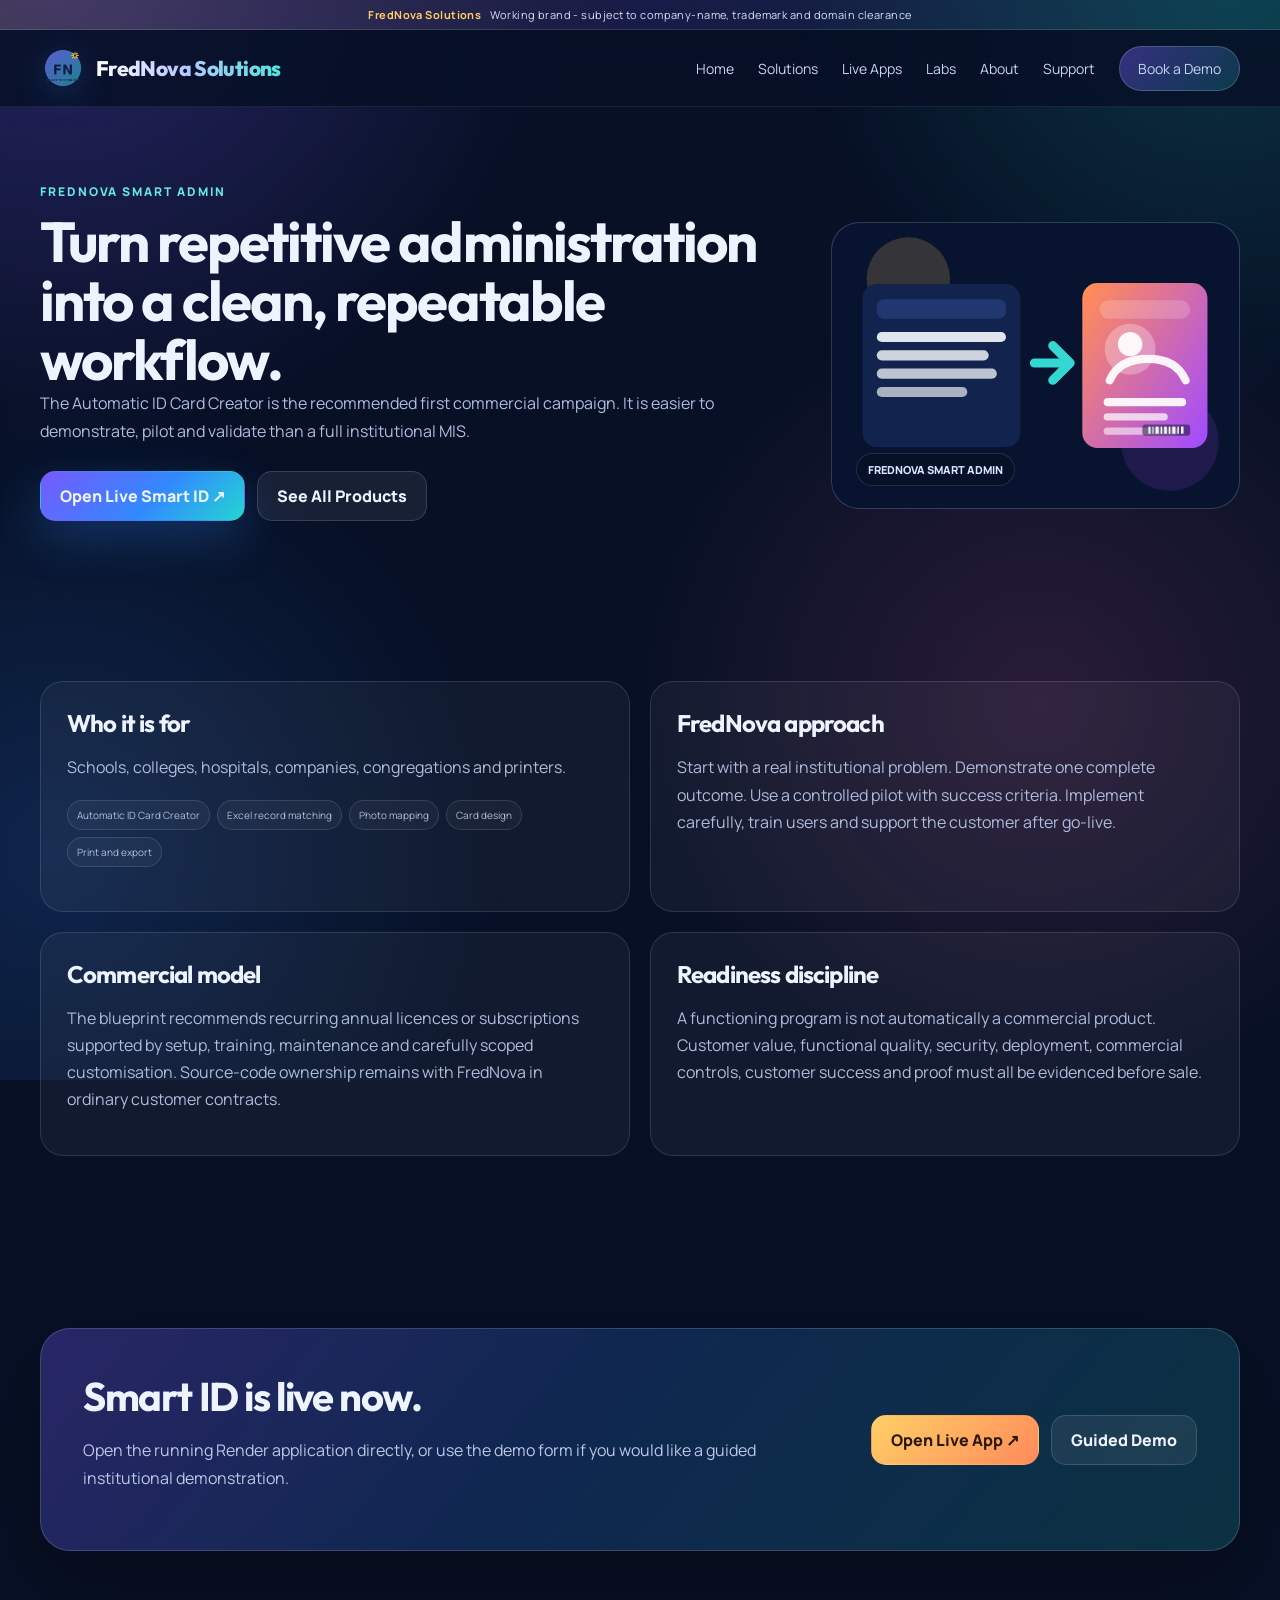
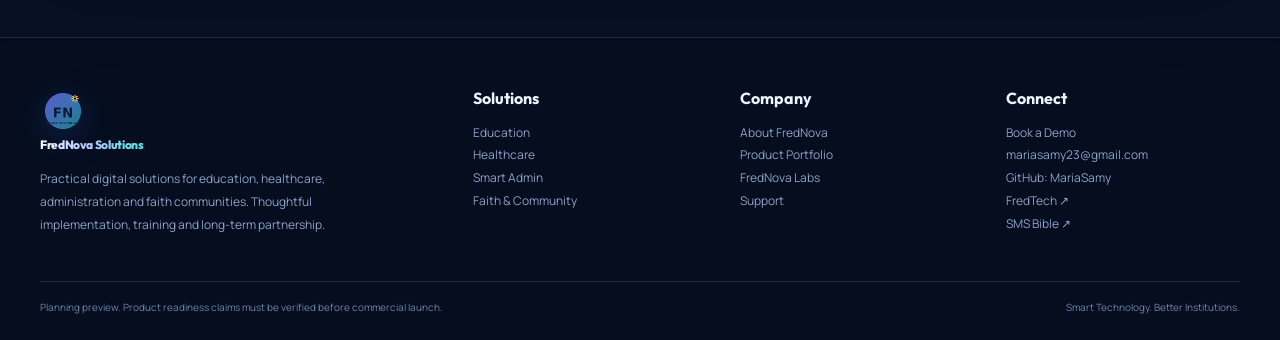
<file: smart-admin.html>
<!doctype html><html lang="en"><head><meta charset="utf-8"><meta name="viewport" content="width=device-width,initial-scale=1"><meta name="theme-color" content="#071025"><meta name="description" content="FredNova Solutions - smart technology for better institutions."><title>FredNova Smart Admin | FredNova Solutions</title><link rel="stylesheet" href="styles.css"></head><body><div class="mesh"></div><div class="grid-bg"></div><div class="notice"><div class="container"><strong>FredNova Solutions</strong><span>Working brand - subject to company-name, trademark and domain clearance</span></div></div>
<header class="site-header"><div class="container nav">
<a class="brand" href="index.html"><img src="assets/frednova-logo.png" alt="FredNova Solutions"><span>FredNova Solutions</span></a>
<button class="menu-btn" aria-label="Open menu">Menu</button>
<nav class="nav-links"><a href="index.html">Home</a><a href="products.html">Solutions</a><a href="index.html#live-apps">Live Apps</a><a href="labs.html">Labs</a><a href="about.html">About</a><a href="support.html">Support</a><a class="nav-cta" href="demo.html">Book a Demo</a></nav></div></header><main><section class="page-hero"><div class="container"><div class="reveal"><span class="kicker">FredNova Smart Admin</span><h1>Turn repetitive administration into a clean, repeatable workflow.</h1><p>The Automatic ID Card Creator is the recommended first commercial campaign. It is easier to demonstrate, pilot and validate than a full institutional MIS.</p><div class="actions"><a class="btn btn-primary" href="https://automatic-id-card-database.onrender.com/" target="_blank" rel="noopener">Open Live Smart ID ↗</a><a class="btn btn-secondary" href="products.html">See All Products</a></div></div><div class="page-art image-art reveal"><img src="assets/illustrations/smart-id.svg" alt="Frednova Smart Admin illustration"><span>FREDNOVA SMART ADMIN</span></div></div></section><section class="section"><div class="container"><div class="content-grid"><article class="info-card reveal"><h3>Who it is for</h3><p>Schools, colleges, hospitals, companies, congregations and printers.</p><div class="tags"><span class="tag">Automatic ID Card Creator</span><span class="tag">Excel record matching</span><span class="tag">Photo mapping</span><span class="tag">Card design</span><span class="tag">Print and export</span></div></article><article class="info-card reveal"><h3>FredNova approach</h3><p>Start with a real institutional problem. Demonstrate one complete outcome. Use a controlled pilot with success criteria. Implement carefully, train users and support the customer after go-live.</p></article><article class="info-card reveal"><h3>Commercial model</h3><p>The blueprint recommends recurring annual licences or subscriptions supported by setup, training, maintenance and carefully scoped customisation. Source-code ownership remains with FredNova in ordinary customer contracts.</p></article><article class="info-card reveal"><h3>Readiness discipline</h3><p>A functioning program is not automatically a commercial product. Customer value, functional quality, security, deployment, commercial controls, customer success and proof must all be evidenced before sale.</p></article></div></div></section><section class="section"><div class="container"><div class="cta-panel reveal"><div><h2>Smart ID is live now.</h2><p>Open the running Render application directly, or use the demo form if you would like a guided institutional demonstration.</p></div><div class="actions"><a class="btn btn-gold" href="https://automatic-id-card-database.onrender.com/" target="_blank" rel="noopener">Open Live App ↗</a><a class="btn btn-secondary" href="demo.html?product=Automatic%20ID%20Card%20Creator">Guided Demo</a></div></div></div></section></main><footer class="footer"><div class="container"><div class="footer-grid">
<div class="footer-brand"><a class="brand" href="index.html"><img src="assets/frednova-logo.png" alt=""><span>FredNova Solutions</span></a><p>Practical digital solutions for education, healthcare, administration and faith communities. Thoughtful implementation, training and long-term partnership.</p></div>
<div><h4>Solutions</h4><a href="education.html">Education</a><a href="healthcare.html">Healthcare</a><a href="smart-admin.html">Smart Admin</a><a href="faith.html">Faith & Community</a></div>
<div><h4>Company</h4><a href="about.html">About FredNova</a><a href="products.html">Product Portfolio</a><a href="labs.html">FredNova Labs</a><a href="support.html">Support</a></div>
<div><h4>Connect</h4><a href="demo.html">Book a Demo</a><a href="mailto:mariasamy23@gmail.com">mariasamy23@gmail.com</a><a href="https://github.com/MariaSamy" target="_blank" rel="noopener">GitHub: MariaSamy</a><a href="https://fredtech.in/" target="_blank" rel="noopener">FredTech ↗</a><a href="https://smsbibile.in/" target="_blank" rel="noopener">SMS Bible ↗</a></div>
</div><div class="footer-bottom"><span>Planning preview. Product readiness claims must be verified before commercial launch.</span><span>Smart Technology. Better Institutions.</span></div></div></footer><script src="script.js"></script></body></html>
</file>
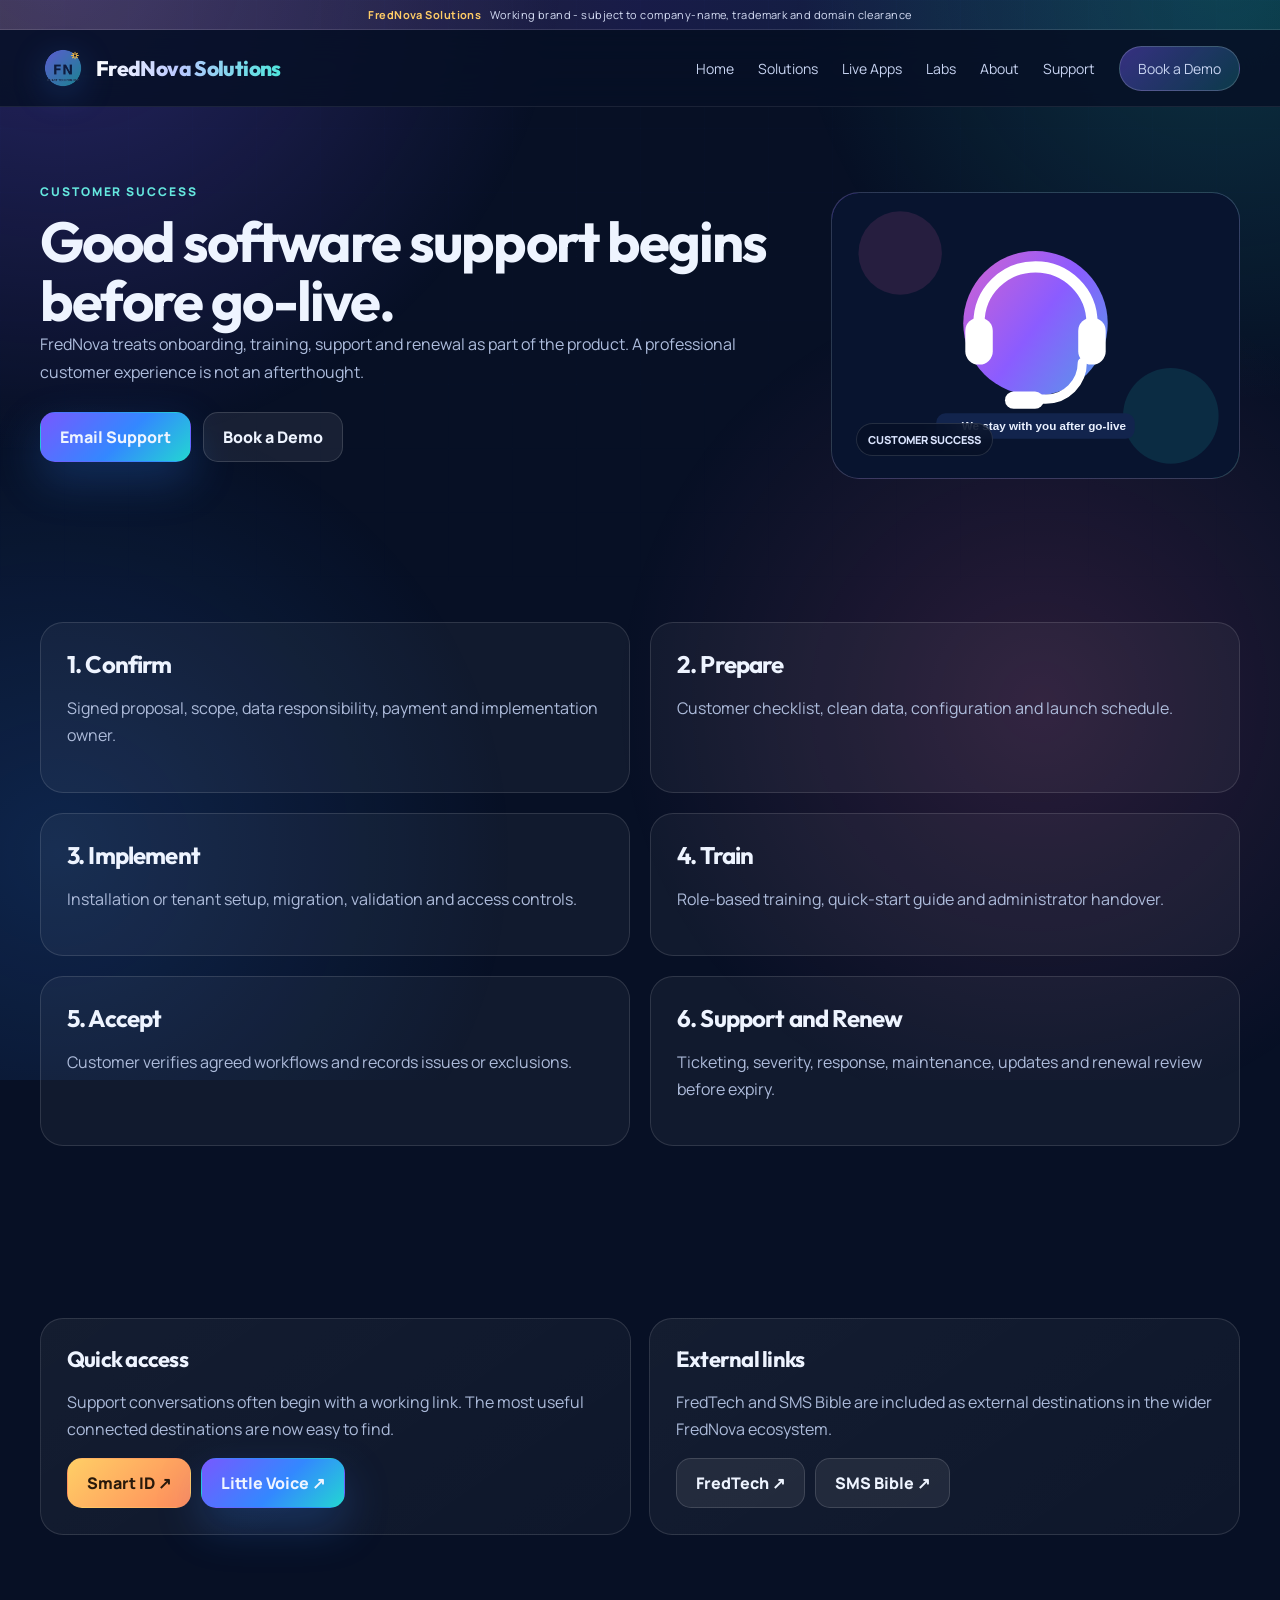
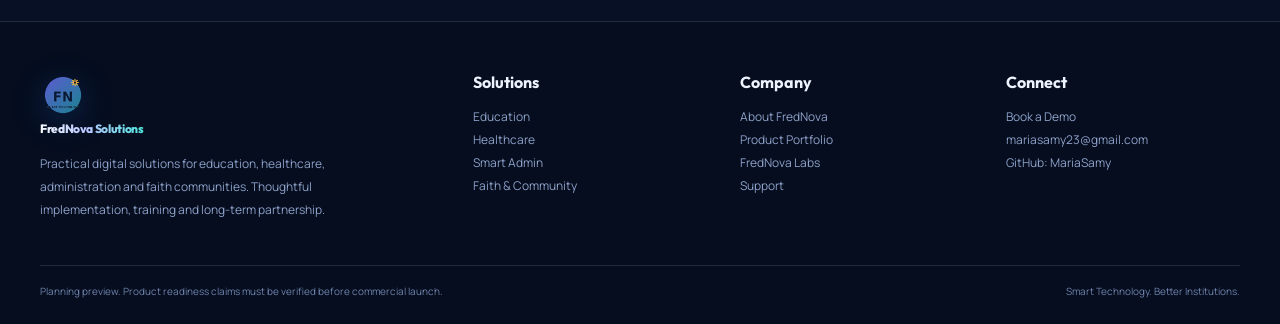
<file: support.html>
<!doctype html><html lang="en"><head><meta charset="utf-8"><meta name="viewport" content="width=device-width,initial-scale=1"><meta name="theme-color" content="#071025"><meta name="description" content="FredNova Solutions - smart technology for better institutions."><title>Support | FredNova Solutions</title><link rel="stylesheet" href="styles.css"></head><body><div class="mesh"></div><div class="grid-bg"></div><div class="notice"><div class="container"><strong>FredNova Solutions</strong><span>Working brand - subject to company-name, trademark and domain clearance</span></div></div>
<header class="site-header"><div class="container nav">
<a class="brand" href="index.html"><img src="assets/frednova-logo.png" alt="FredNova Solutions"><span>FredNova Solutions</span></a>
<button class="menu-btn" aria-label="Open menu">Menu</button>
<nav class="nav-links"><a href="index.html">Home</a><a href="products.html">Solutions</a><a href="index.html#live-apps">Live Apps</a><a href="labs.html">Labs</a><a href="about.html">About</a><a href="support.html">Support</a><a class="nav-cta" href="demo.html">Book a Demo</a></nav></div></header><main><section class="page-hero"><div class="container"><div class="reveal"><span class="kicker">Customer success</span><h1>Good software support begins before go-live.</h1><p>FredNova treats onboarding, training, support and renewal as part of the product. A professional customer experience is not an afterthought.</p><div class="actions"><a class="btn btn-primary" href="mailto:mariasamy23@gmail.com?subject=FredNova%20Support%20Request">Email Support</a><a class="btn btn-secondary" href="demo.html">Book a Demo</a></div></div><div class="page-art image-art reveal"><img src="assets/illustrations/support.svg" alt="Customer Success illustration"><span>CUSTOMER SUCCESS</span></div></div></section><section class="section"><div class="container"><div class="content-grid"><article class="info-card reveal"><h3>1. Confirm</h3><p>Signed proposal, scope, data responsibility, payment and implementation owner.</p></article><article class="info-card reveal"><h3>2. Prepare</h3><p>Customer checklist, clean data, configuration and launch schedule.</p></article><article class="info-card reveal"><h3>3. Implement</h3><p>Installation or tenant setup, migration, validation and access controls.</p></article><article class="info-card reveal"><h3>4. Train</h3><p>Role-based training, quick-start guide and administrator handover.</p></article><article class="info-card reveal"><h3>5. Accept</h3><p>Customer verifies agreed workflows and records issues or exclusions.</p></article><article class="info-card reveal"><h3>6. Support and Renew</h3><p>Ticketing, severity, response, maintenance, updates and renewal review before expiry.</p></article></div></div></section><section class="section"><div class="container"><div class="partner-grid"><article class="info-card partner-card reveal"><h3>Quick access</h3><p>Support conversations often begin with a working link. The most useful connected destinations are now easy to find.</p><div class="link-cluster"><a class="btn btn-gold" href="https://automatic-id-card-database.onrender.com/" target="_blank" rel="noopener">Smart ID ↗</a><a class="btn btn-primary" href="https://little-voice-english.onrender.com/" target="_blank" rel="noopener">Little Voice ↗</a></div></article><article class="info-card partner-card reveal"><h3>External links</h3><p>FredTech and SMS Bible are included as external destinations in the wider FredNova ecosystem.</p><div class="link-cluster"><a class="btn btn-secondary" href="https://fredtech.in/" target="_blank" rel="noopener">FredTech ↗</a><a class="btn btn-secondary" href="https://smsbibile.in/" target="_blank" rel="noopener">SMS Bible ↗</a></div></article></div></div></section></main><footer class="footer"><div class="container"><div class="footer-grid">
<div class="footer-brand"><a class="brand" href="index.html"><img src="assets/frednova-logo.png" alt=""><span>FredNova Solutions</span></a><p>Practical digital solutions for education, healthcare, administration and faith communities. Thoughtful implementation, training and long-term partnership.</p></div>
<div><h4>Solutions</h4><a href="education.html">Education</a><a href="healthcare.html">Healthcare</a><a href="smart-admin.html">Smart Admin</a><a href="faith.html">Faith & Community</a></div>
<div><h4>Company</h4><a href="about.html">About FredNova</a><a href="products.html">Product Portfolio</a><a href="labs.html">FredNova Labs</a><a href="support.html">Support</a></div>
<div><h4>Connect</h4><a href="demo.html">Book a Demo</a><a href="mailto:mariasamy23@gmail.com">mariasamy23@gmail.com</a><a href="https://github.com/MariaSamy" target="_blank" rel="noopener">GitHub: MariaSamy</a></div>
</div><div class="footer-bottom"><span>Planning preview. Product readiness claims must be verified before commercial launch.</span><span>Smart Technology. Better Institutions.</span></div></div></footer><script src="script.js"></script></body></html>
</file>
<file: styles.css>
@import url('https://fonts.googleapis.com/css2?family=Manrope:wght@400;500;600;700;800&family=Outfit:wght@500;600;700;800&display=swap');
:root{--ink:#071025;--ink2:#0b1733;--panel:#101f44;--panel2:#142858;--violet:#7759ff;--purple:#a14cff;--blue:#3388ff;--cyan:#23d6d2;--teal:#27d39f;--gold:#ffcc66;--orange:#ff8a5b;--pink:#ff67b3;--white:#fff;--muted:#aab8db;--line:rgba(255,255,255,.12);--shadow:0 28px 80px rgba(0,0,0,.34);--radius:28px}
*{box-sizing:border-box}html{scroll-behavior:smooth}body{margin:0;font-family:Manrope,Arial,sans-serif;color:#eef4ff;background:var(--ink);overflow-x:hidden}a{color:inherit;text-decoration:none}button,input,textarea,select{font:inherit}img{max-width:100%;display:block}.container{width:min(1200px,calc(100% - 48px));margin:0 auto;position:relative}.section{padding:86px 0;position:relative}.grid-bg{position:fixed;inset:0;pointer-events:none;opacity:.24;background-image:linear-gradient(rgba(120,150,255,.07) 1px,transparent 1px),linear-gradient(90deg,rgba(120,150,255,.07) 1px,transparent 1px);background-size:64px 64px;mask-image:linear-gradient(to bottom,black,transparent 86%);z-index:-4}.mesh{position:fixed;inset:-20vh -15vw;z-index:-5;pointer-events:none;background:radial-gradient(circle at 15% 10%,rgba(119,89,255,.30),transparent 28%),radial-gradient(circle at 85% 12%,rgba(35,214,210,.18),transparent 24%),radial-gradient(circle at 74% 70%,rgba(255,103,179,.14),transparent 28%),radial-gradient(circle at 15% 82%,rgba(51,136,255,.18),transparent 26%)}
.notice{background:linear-gradient(90deg,rgba(255,204,102,.14),rgba(119,89,255,.16),rgba(35,214,210,.10));border-bottom:1px solid var(--line);font-size:11px;letter-spacing:.04em;color:#d6def5}.notice .container{display:flex;justify-content:center;gap:9px;padding:7px 0;text-align:center}.notice strong{color:var(--gold)}
.site-header{position:sticky;top:0;z-index:50;backdrop-filter:blur(20px);background:rgba(7,16,37,.84);border-bottom:1px solid rgba(255,255,255,.08)}.nav{min-height:76px;display:flex;align-items:center;justify-content:space-between;gap:26px}.brand{display:flex;align-items:center;gap:10px;font-family:Outfit,Arial,sans-serif;font-weight:800;letter-spacing:-.03em;font-size:21px;white-space:nowrap}.brand img{width:46px;height:46px;object-fit:contain;filter:drop-shadow(0 8px 16px rgba(51,136,255,.25))}.brand span{background:linear-gradient(90deg,#fff,#b9c7ff 45%,#4fe5dc);-webkit-background-clip:text;color:transparent}.nav-links{display:flex;align-items:center;justify-content:flex-end;gap:24px;font-size:14px;color:#c7d3f1}.nav-links a{position:relative;padding:10px 0}.nav-links a:hover{color:#fff}.nav-cta{padding:12px 18px!important;border:1px solid rgba(255,255,255,.18);border-radius:999px;background:linear-gradient(135deg,rgba(119,89,255,.42),rgba(35,214,210,.20))}.menu-btn{display:none;border:1px solid var(--line);background:rgba(255,255,255,.06);color:#fff;border-radius:13px;padding:10px 12px}
h1,h2,h3{font-family:Outfit,Arial,sans-serif;margin:0;letter-spacing:-.035em}.kicker{color:#65e8df;font-weight:900;font-size:12px;letter-spacing:.16em;text-transform:uppercase;margin-bottom:12px;display:block}.eyebrow{display:inline-flex;align-items:center;gap:9px;padding:8px 12px;border:1px solid rgba(255,255,255,.12);border-radius:999px;background:rgba(255,255,255,.06);color:#d9e2fb;font-size:11px;font-weight:800;letter-spacing:.12em;text-transform:uppercase}.dot{width:8px;height:8px;border-radius:50%;background:var(--cyan);box-shadow:0 0 0 6px rgba(35,214,210,.12),0 0 24px var(--cyan)}
.hero{padding:72px 0 42px;position:relative;overflow:hidden}.hero-grid{display:grid;grid-template-columns:minmax(0,1.03fr) minmax(380px,.97fr);align-items:center;gap:56px}.hero-copy{min-width:0}.hero h1{font-size:clamp(48px,5vw,72px);line-height:1.02;max-width:690px;margin-top:22px}.gradient{background:linear-gradient(100deg,#fff 5%,#88a9ff 36%,#71efe8 65%,#ffcc66 94%);-webkit-background-clip:text;color:transparent}.hero-copy>p{font-size:17px;line-height:1.75;color:#bac8e8;max-width:660px;margin:24px 0}.actions{display:flex;flex-wrap:wrap;gap:12px;margin:26px 0}.btn{display:inline-flex;align-items:center;justify-content:center;gap:8px;padding:13px 19px;border-radius:15px;font-weight:800;transition:.25s;border:1px solid transparent;cursor:pointer}.btn:hover{transform:translateY(-2px)}.btn-primary{background:linear-gradient(135deg,var(--violet),var(--blue) 55%,var(--cyan));box-shadow:0 18px 45px rgba(51,136,255,.25)}.btn-secondary{background:rgba(255,255,255,.07);border-color:rgba(255,255,255,.14)}.btn-gold{background:linear-gradient(135deg,#ffcf66,#ff8a5b);color:#29190b}.trust-line{display:flex;flex-wrap:wrap;gap:16px;color:#9fb0d6;font-size:12px}.trust-line span:before{content:'✓';color:var(--cyan);font-weight:900;margin-right:7px}
.hero-live-panel{border:1px solid var(--line);background:linear-gradient(145deg,rgba(18,36,77,.92),rgba(8,20,47,.94));border-radius:30px;padding:24px;box-shadow:var(--shadow);position:relative;overflow:hidden}.hero-live-panel:before{content:'';position:absolute;width:260px;height:260px;right:-120px;top:-120px;background:radial-gradient(circle,rgba(35,214,210,.24),transparent 68%)}.live-panel-head{display:flex;justify-content:space-between;gap:18px;align-items:flex-start;margin-bottom:18px;position:relative}.live-panel-head h3{font-size:25px}.live-panel-head p{margin:6px 0 0;color:#98a9cf;font-size:12px;line-height:1.5}.live-pill{display:inline-flex;align-items:center;gap:7px;font-size:10px;font-weight:900;letter-spacing:.08em;text-transform:uppercase;color:#8ff6ca;border:1px solid rgba(39,211,159,.3);background:rgba(39,211,159,.10);padding:7px 9px;border-radius:999px;white-space:nowrap}.live-pill:before{content:'';width:7px;height:7px;border-radius:50%;background:var(--teal);box-shadow:0 0 14px var(--teal)}.hero-app-grid{display:grid;grid-template-columns:1fr 1fr;gap:12px;position:relative}.hero-app{min-height:154px;border-radius:20px;padding:17px;border:1px solid var(--line);background:rgba(255,255,255,.045);display:flex;flex-direction:column;transition:.25s}.hero-app:hover{transform:translateY(-4px);background:rgba(255,255,255,.075)}.app-icon{width:38px;height:38px;display:grid;place-items:center;border-radius:12px;font-family:Outfit;font-weight:800;background:linear-gradient(135deg,var(--violet),var(--blue));margin-bottom:15px}.hero-app:nth-child(2) .app-icon{background:linear-gradient(135deg,var(--cyan),var(--teal));color:#051d25}.hero-app:nth-child(3) .app-icon{background:linear-gradient(135deg,var(--orange),var(--gold));color:#29190b}.hero-app:nth-child(4) .app-icon{background:linear-gradient(135deg,var(--pink),var(--violet))}.hero-app strong{font-family:Outfit;font-size:17px}.hero-app small{display:block;color:#91a3ca;line-height:1.45;margin-top:5px;flex:1}.open-label{color:#7be9e1;font-size:11px;font-weight:800;margin-top:12px}.metrics{margin:30px auto 0;display:grid;grid-template-columns:repeat(4,1fr);border:1px solid var(--line);background:rgba(255,255,255,.045);border-radius:22px;overflow:hidden}.metric{padding:20px 24px;border-right:1px solid var(--line)}.metric:last-child{border-right:0}.metric strong{display:block;font-family:Outfit;font-size:34px}.metric span{color:#93a5cb;font-size:11px;text-transform:uppercase;letter-spacing:.06em}.ticker{overflow:hidden;border-block:1px solid var(--line);background:rgba(255,255,255,.025)}.ticker-track{display:flex;width:max-content;animation:marquee 28s linear infinite;padding:13px 0}.ticker span{font-family:Outfit;font-size:12px;font-weight:800;text-transform:uppercase;letter-spacing:.12em;color:#8fa4d0;margin:0 28px}.ticker span:before{content:'✦';color:var(--cyan);margin-right:18px}
.section-head{display:grid;grid-template-columns:minmax(0,1fr) minmax(280px,.72fr);gap:48px;align-items:end;margin-bottom:38px}.section-head h2,.page-hero h1{font-size:clamp(36px,4.4vw,58px);line-height:1.05}.section-head p,.page-hero p{color:#aebddd;line-height:1.75;margin:0}.family-grid{display:grid;grid-template-columns:1fr 1fr;gap:18px}.family-card{min-height:330px;padding:28px;border-radius:26px;border:1px solid var(--line);position:relative;overflow:hidden;background:linear-gradient(145deg,rgba(255,255,255,.07),rgba(255,255,255,.025));transition:.3s}.family-card:hover{transform:translateY(-5px)}.family-no{font-size:10px;font-weight:800;letter-spacing:.08em;color:#91a2c9}.family-icon{width:52px;height:52px;border-radius:16px;display:grid;place-items:center;font-family:Outfit;font-weight:800;margin:26px 0 18px;background:linear-gradient(135deg,var(--violet),var(--blue))}.family-card.health .family-icon{background:linear-gradient(135deg,var(--cyan),var(--teal));color:#06222a}.family-card.admin .family-icon{background:linear-gradient(135deg,var(--gold),var(--orange));color:#2b190a}.family-card.faith .family-icon{background:linear-gradient(135deg,var(--pink),var(--violet))}.family-card h3{font-size:29px}.family-card p{color:#aebddd;line-height:1.65}.tags{display:flex;flex-wrap:wrap;gap:7px;margin:18px 0}.tag{padding:7px 9px;border-radius:999px;border:1px solid var(--line);background:rgba(255,255,255,.04);font-size:10px;color:#aebddd}.link-arrow{display:inline-flex;gap:8px;align-items:center;color:#72e7df;font-weight:800;font-size:12px}.link-arrow:hover{color:#fff}
.live-section{background:linear-gradient(180deg,rgba(20,40,88,.42),rgba(7,16,37,0))}.live-app-grid{display:grid;grid-template-columns:repeat(4,1fr);gap:16px}.live-app-card{min-height:285px;padding:22px;border-radius:24px;border:1px solid var(--line);background:linear-gradient(145deg,rgba(18,36,77,.92),rgba(9,19,43,.95));display:flex;flex-direction:column;position:relative;overflow:hidden}.live-app-card:after{content:'';position:absolute;width:130px;height:130px;border-radius:50%;right:-55px;bottom:-55px;background:rgba(119,89,255,.16);filter:blur(3px)}.live-app-card:nth-child(2):after{background:rgba(35,214,210,.18)}.live-app-card:nth-child(3):after{background:rgba(255,138,91,.16)}.live-app-card:nth-child(4):after{background:rgba(255,103,179,.15)}.live-app-card .app-icon{position:relative;z-index:1}.live-app-card h3{font-size:22px;position:relative;z-index:1}.live-app-card p{font-size:12px;color:#9bacd1;line-height:1.6;flex:1;position:relative;z-index:1}.live-app-card .btn{position:relative;z-index:1;width:100%;font-size:12px;padding:11px 12px}
.launch-wrap{padding:1px;border-radius:31px;background:linear-gradient(135deg,rgba(119,89,255,.7),rgba(35,214,210,.4),rgba(255,204,102,.6));box-shadow:var(--shadow)}.launch-inner{border-radius:30px;background:linear-gradient(145deg,#0e1e43,#08142f);padding:34px}.launch-grid{display:grid;grid-template-columns:minmax(0,1.15fr) minmax(300px,.85fr);gap:34px;align-items:center}.badge{display:inline-block;padding:7px 10px;border-radius:10px;background:rgba(255,204,102,.12);border:1px solid rgba(255,204,102,.25);color:var(--gold);font-size:10px;font-weight:900;text-transform:uppercase;letter-spacing:.1em}.launch-inner h3{font-size:42px;margin:14px 0}.launch-inner p{color:#aebddd;line-height:1.7}.feature-list{display:grid;grid-template-columns:repeat(2,1fr);gap:9px;margin:22px 0}.feature-list span{padding:10px 12px;border:1px solid var(--line);border-radius:12px;background:rgba(255,255,255,.045);font-size:12px}.id-demo{background:linear-gradient(145deg,rgba(255,255,255,.10),rgba(255,255,255,.03));border:1px solid var(--line);padding:16px;border-radius:23px;box-shadow:0 30px 65px rgba(0,0,0,.30)}.id-window{border-radius:17px;background:#f5f7ff;color:#10172b;overflow:hidden}.id-top{padding:10px 14px;background:#e6eafd;font-size:10px;font-weight:800}.id-body{display:grid;grid-template-columns:1fr .75fr;gap:12px;padding:15px}.fake-sheet{font-size:9px;border:1px solid #d8def1;border-radius:8px;overflow:hidden}.fake-row{display:grid;grid-template-columns:1.5fr .7fr;padding:7px;border-bottom:1px solid #e2e6f3}.fake-row:nth-child(1){background:#dde4f7;font-weight:800}.fake-row.good{background:#d9f8e8;color:#11744e}.fake-id{border-radius:12px;background:linear-gradient(160deg,#263f98,#168ea7);color:#fff;padding:13px;text-align:center}.avatar{width:56px;height:56px;border-radius:16px;margin:0 auto 10px;background:linear-gradient(135deg,#dce7ff,#8ea7d8)}.fake-id strong{display:block;font-size:10px}.fake-id small{font-size:8px;opacity:.8}.barcode{height:18px;margin-top:10px;background:repeating-linear-gradient(90deg,#fff 0 2px,transparent 2px 4px);opacity:.75}
.trio{display:grid;grid-template-columns:repeat(3,1fr);gap:16px;margin-top:22px}.product-feature{min-height:300px;padding:24px;border-radius:24px;border:1px solid var(--line);position:relative;overflow:hidden;background:linear-gradient(145deg,rgba(18,36,77,.88),rgba(9,19,43,.94));transition:.3s}.product-feature:hover{transform:translateY(-5px)}.product-feature .number{font-family:Outfit;font-size:52px;color:rgba(255,255,255,.07);font-weight:800;position:absolute;right:18px;top:10px}.product-feature h3{font-size:26px;margin-top:52px}.product-feature p{color:#a9b7d7;line-height:1.65}.status{display:inline-flex;align-items:center;gap:7px;font-size:10px;text-transform:uppercase;letter-spacing:.08em;color:#9fb0d6}.status i{width:7px;height:7px;border-radius:50%;background:var(--gold);box-shadow:0 0 13px rgba(255,204,102,.6)}
.product-grid{display:grid;grid-template-columns:repeat(3,1fr);gap:16px}.product-card{padding:22px;border-radius:22px;border:1px solid var(--line);background:rgba(255,255,255,.045);min-height:245px;display:flex;flex-direction:column;transition:.25s}.product-card:hover{background:rgba(255,255,255,.075);transform:translateY(-4px)}.product-card .top{display:flex;align-items:center;justify-content:space-between;gap:8px}.family-pill{font-size:10px;padding:6px 8px;border-radius:8px;background:rgba(119,89,255,.16);color:#b8aaff}.product-card h3{font-size:22px;margin:20px 0 10px}.product-card p{color:#a9b7d7;line-height:1.58;font-size:13px;flex:1}.card-bottom{display:flex;justify-content:space-between;gap:12px;align-items:center;margin-top:20px;font-size:11px}.wave{color:var(--gold);font-weight:800}.not-audited{color:#97a8cc}.roadmap{display:grid;grid-template-columns:repeat(4,1fr);gap:14px}.phase{padding:23px;border-radius:22px;border:1px solid var(--line);background:linear-gradient(145deg,rgba(255,255,255,.06),rgba(255,255,255,.025));position:relative;overflow:hidden}.phase:before{content:'';position:absolute;top:0;left:0;right:0;height:4px;background:linear-gradient(90deg,var(--violet),var(--cyan))}.phase:nth-child(2):before{background:linear-gradient(90deg,var(--cyan),var(--teal))}.phase:nth-child(3):before{background:linear-gradient(90deg,var(--gold),var(--orange))}.phase:nth-child(4):before{background:linear-gradient(90deg,var(--pink),var(--violet))}.phase b{color:#8398c7;font-size:12px}.phase h3{font-size:23px;margin:15px 0}.phase p{color:#aab8d8;line-height:1.6;font-size:12px}.cta-panel{padding:42px;border-radius:30px;background:linear-gradient(130deg,rgba(119,89,255,.30),rgba(51,136,255,.20) 43%,rgba(35,214,210,.17));border:1px solid rgba(255,255,255,.16);display:grid;grid-template-columns:1fr auto;align-items:center;gap:28px;box-shadow:var(--shadow)}.cta-panel h2{font-size:40px}.cta-panel p{color:#bbc8e6;max-width:720px;line-height:1.7}
.page-hero{padding:76px 0 48px;position:relative}.page-hero .container{display:grid;grid-template-columns:minmax(0,1fr) minmax(300px,.55fr);gap:48px;align-items:center}.page-hero p{font-size:16px}.page-art{min-height:280px;border-radius:28px;border:1px solid var(--line);background:linear-gradient(145deg,rgba(119,89,255,.25),rgba(35,214,210,.12));position:relative;overflow:hidden;display:grid;place-items:center}.page-art:before,.page-art:after{content:'';position:absolute;border-radius:50%}.page-art:before{width:240px;height:240px;background:rgba(119,89,255,.38);filter:blur(34px);left:-80px;top:-50px}.page-art:after{width:220px;height:220px;background:rgba(35,214,210,.22);filter:blur(32px);right:-60px;bottom:-70px}.page-art strong{font-family:Outfit;font-size:76px;position:relative;z-index:2;background:linear-gradient(135deg,#fff,#7feee7);-webkit-background-clip:text;color:transparent}.page-art span{position:absolute;bottom:22px;left:24px;z-index:3;font-weight:800;color:#dbe5ff;font-size:11px}.content-grid{display:grid;grid-template-columns:1fr 1fr;gap:20px}.info-card{padding:26px;border-radius:23px;border:1px solid var(--line);background:rgba(255,255,255,.045)}.info-card h3{font-size:24px;margin-bottom:12px}.info-card p,.info-card li{color:#aebcdb;line-height:1.7}.info-card ul{padding-left:18px}.form-shell{display:grid;grid-template-columns:.72fr 1.28fr;gap:26px}.contact-side{padding:30px;border-radius:27px;background:linear-gradient(145deg,rgba(119,89,255,.24),rgba(35,214,210,.10));border:1px solid var(--line)}.contact-side h2{font-size:36px}.contact-side p{color:#b7c4e2;line-height:1.7}.contact-item{padding:15px 0;border-top:1px solid var(--line);font-size:13px;color:#bcc8e5}.demo-form{padding:30px;border-radius:27px;border:1px solid var(--line);background:rgba(255,255,255,.045)}.form-grid{display:grid;grid-template-columns:1fr 1fr;gap:16px}.field{display:flex;flex-direction:column;gap:8px}.field.full{grid-column:1/-1}.field label{font-size:12px;color:#aebddd;font-weight:700}.field input,.field select,.field textarea{width:100%;border:1px solid rgba(255,255,255,.14);background:#0c1a39;color:#eef4ff;border-radius:14px;padding:13px 14px;outline:none}.field textarea{min-height:120px;resize:vertical}.field input:focus,.field select:focus,.field textarea:focus{border-color:#62dcd6;box-shadow:0 0 0 4px rgba(35,214,210,.08)}.form-note{font-size:11px;color:#7f93bd;line-height:1.5;margin-top:13px}
.footer{border-top:1px solid var(--line);padding:50px 0 26px;background:rgba(4,11,27,.55)}.footer-grid{display:grid;grid-template-columns:1.2fr repeat(3,.7fr);gap:32px}.footer h4{font-family:Outfit;margin:0 0 14px}.footer a,.footer p{display:block;color:#8fa2ca;font-size:12px;line-height:1.9}.footer a:hover{color:#fff}.footer-brand p{max-width:360px}.footer-bottom{border-top:1px solid var(--line);margin-top:32px;padding-top:18px;display:flex;justify-content:space-between;gap:20px;color:#7084ad;font-size:10px}.reveal{opacity:0;transform:translateY(16px);transition:.65s ease}.reveal.in{opacity:1;transform:none}@keyframes marquee{to{transform:translateX(-50%)}}
/* legacy orbit styles kept harmless for old pages */.nova-stage{height:500px;position:relative;display:grid;place-items:center}.nova-core{width:220px;height:220px;border-radius:50%;background:linear-gradient(135deg,var(--violet),var(--blue),var(--cyan));display:grid;place-items:center}.nova-core img{width:125px}.ring,.orbit-card{display:none}
@media(max-width:1020px){.nav-links{display:none;position:absolute;top:70px;left:24px;right:24px;padding:18px;flex-direction:column;align-items:stretch;background:#0b1733;border:1px solid var(--line);border-radius:20px;box-shadow:var(--shadow)}.nav-links.open{display:flex}.menu-btn{display:block}.hero-grid,.launch-grid,.section-head,.page-hero .container,.form-shell{grid-template-columns:1fr}.hero-live-panel{max-width:720px}.live-app-grid{grid-template-columns:1fr 1fr}.metrics{grid-template-columns:1fr 1fr}.metric:nth-child(2){border-right:0}.metric:nth-child(-n+2){border-bottom:1px solid var(--line)}.family-grid,.content-grid{grid-template-columns:1fr}.trio,.product-grid{grid-template-columns:1fr 1fr}.roadmap{grid-template-columns:1fr 1fr}.cta-panel{grid-template-columns:1fr}.footer-grid{grid-template-columns:1fr 1fr}.page-art{min-height:230px}}
@media(max-width:650px){.container{width:min(100% - 28px,1200px)}.notice .container{flex-direction:column;gap:1px}.nav{min-height:68px}.brand{font-size:18px}.brand img{width:40px;height:40px}.section{padding:64px 0}.hero{padding:50px 0 28px}.hero h1{font-size:clamp(42px,12vw,58px)}.hero-copy>p{font-size:15px}.hero-app-grid,.live-app-grid,.metrics,.trio,.product-grid,.roadmap,.form-grid,.footer-grid{grid-template-columns:1fr}.metric{border-right:0!important;border-bottom:1px solid var(--line)}.metric:last-child{border-bottom:0}.feature-list{grid-template-columns:1fr}.launch-inner{padding:23px}.launch-inner h3{font-size:33px}.cta-panel{padding:28px}.footer-bottom{flex-direction:column}.page-hero{padding-top:58px}.page-art strong{font-size:60px}.family-grid{grid-template-columns:1fr}.hero-live-panel{padding:18px}.live-panel-head{flex-direction:column}.card-bottom{align-items:flex-start;flex-direction:column}}

.visual-grid{display:grid;grid-template-columns:repeat(4,1fr);gap:18px}.visual-card{border:1px solid var(--line);border-radius:26px;background:linear-gradient(145deg,rgba(18,36,77,.92),rgba(9,19,43,.96));overflow:hidden;display:flex;flex-direction:column;min-height:360px;box-shadow:var(--shadow)}.visual-card img{width:100%;aspect-ratio:4/3;object-fit:cover;background:#0d1838}.visual-body{padding:20px 20px 24px;display:flex;flex-direction:column;gap:10px;flex:1}.visual-body h3{font-size:24px}.visual-body p{color:#aab8d8;line-height:1.62;font-size:13px;flex:1}.badge-row{display:flex;gap:8px;flex-wrap:wrap}.soft-badge{display:inline-flex;align-items:center;padding:6px 9px;border-radius:999px;font-size:10px;font-weight:800;letter-spacing:.06em;text-transform:uppercase;border:1px solid var(--line);background:rgba(255,255,255,.05);color:#d5e0fb}.partner-card{background:linear-gradient(145deg,rgba(255,255,255,.055),rgba(255,255,255,.03))}.partner-grid{display:grid;grid-template-columns:repeat(2,1fr);gap:18px}.partner-card h3{font-size:22px;margin:0 0 10px}.partner-card p{color:#acbbda;line-height:1.66}.tiny-note{font-size:11px;color:#7f93bd;line-height:1.55;margin-top:10px}.link-cluster{display:flex;flex-wrap:wrap;gap:10px;margin-top:14px}.stats-strip{display:grid;grid-template-columns:repeat(3,1fr);gap:16px;margin-top:20px}.stat-chip{border:1px solid var(--line);border-radius:18px;padding:16px;background:rgba(255,255,255,.045)}.stat-chip strong{display:block;font-size:28px;font-family:Outfit}.stat-chip span{font-size:11px;color:#95a8ce;text-transform:uppercase;letter-spacing:.08em}
@media(max-width:1020px){.visual-grid{grid-template-columns:1fr 1fr}.partner-grid,.stats-strip{grid-template-columns:1fr}.visual-card{min-height:unset}}
@media(max-width:650px){.visual-grid{grid-template-columns:1fr}}

.page-art.image-art{padding:0;background:linear-gradient(145deg,rgba(119,89,255,.16),rgba(35,214,210,.08));}
.page-art.image-art img{width:100%;height:100%;min-height:280px;object-fit:cover;border-radius:27px;position:relative;z-index:2;}
.page-art.image-art span{background:rgba(7,16,37,.76);backdrop-filter:blur(10px);padding:8px 11px;border:1px solid var(--line);border-radius:999px;}
.nova-band{display:grid;grid-template-columns:minmax(0,.85fr) minmax(360px,1.15fr);gap:28px;align-items:center;padding:28px;border:1px solid var(--line);border-radius:30px;background:linear-gradient(135deg,rgba(119,89,255,.18),rgba(51,136,255,.10) 50%,rgba(35,214,210,.12));box-shadow:var(--shadow)}
.nova-band img{width:100%;max-width:430px;border-radius:24px;margin:0 auto}.nova-band h2{font-size:clamp(34px,4vw,50px);margin:10px 0 14px}.nova-band p{color:#aebddd;line-height:1.72}.cute-points{display:flex;flex-wrap:wrap;gap:9px;margin:18px 0}.cute-points span{border:1px solid var(--line);background:rgba(255,255,255,.055);padding:8px 10px;border-radius:999px;color:#dce7ff;font-size:11px;font-weight:700}.ecosystem-ribbon{display:flex;gap:10px;flex-wrap:wrap;margin-top:16px}.ecosystem-ribbon a{padding:9px 11px;border-radius:12px;border:1px solid var(--line);background:rgba(255,255,255,.04);font-size:11px;font-weight:800;color:#b8c7e8}.ecosystem-ribbon a:hover{color:#fff;background:rgba(255,255,255,.08)}
@media(max-width:1020px){.nova-band{grid-template-columns:1fr}.nova-band img{max-width:520px}}
@media(max-width:650px){.page-art.image-art img{min-height:220px}.nova-band{padding:20px}}
</file>
